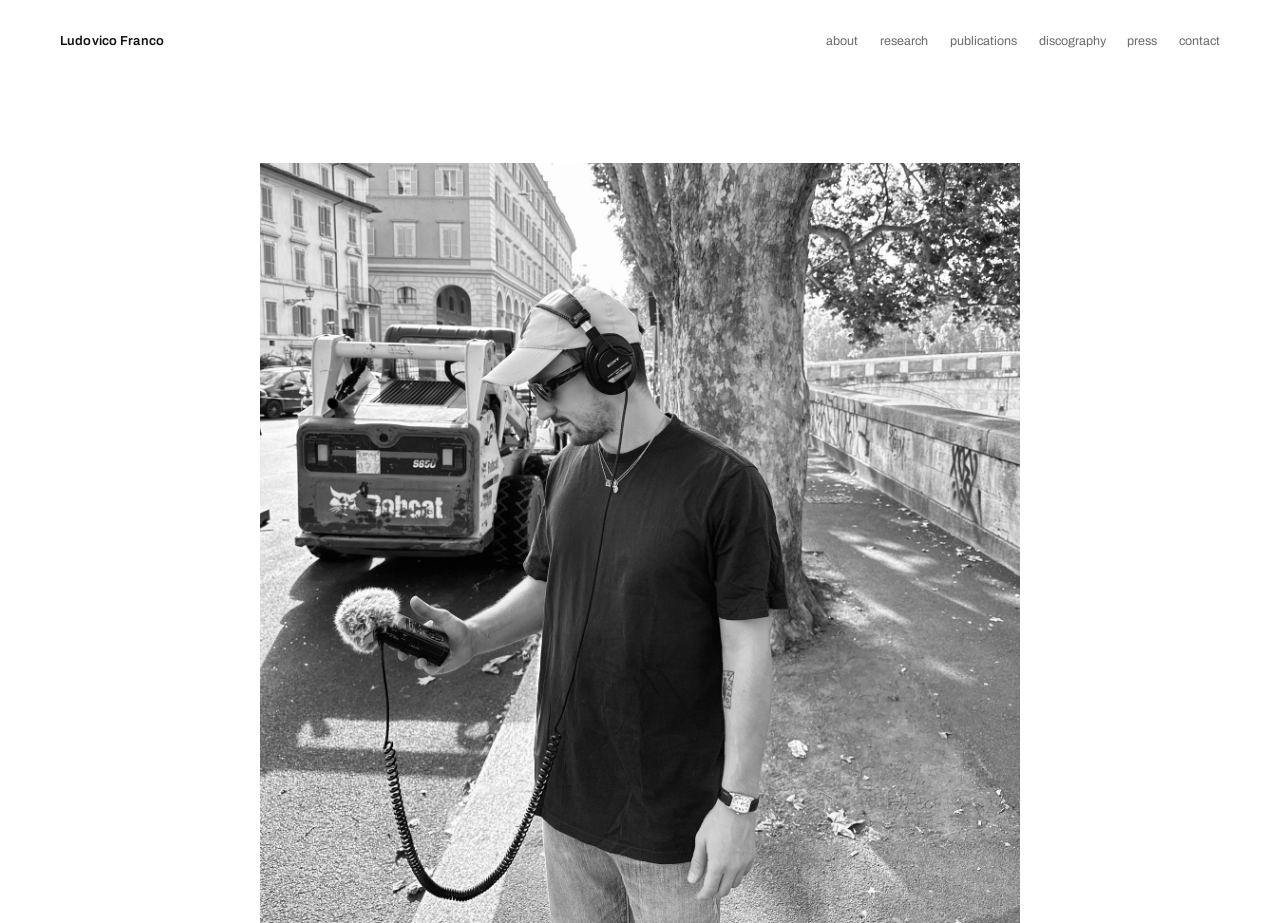
<file: index.html>
<!doctype html>
<html lang="en">
<head>
<meta charset="utf-8">
<meta name="viewport" content="width=device-width, initial-scale=1">
<title>Ludovico Franco · improviser / sound artist / trumpet player</title>
<meta name="description" content="Ludovico Franco is an improviser and trumpeter based in Rome. He is a PhD researcher in the joint doctoral programme of the conservatories of Pescara, Ferrara…">
<link rel="canonical" href="https://ludovicofranco.github.io/">
<meta property="og:site_name" content="Ludovico Franco">
<meta property="og:type" content="website">
<meta property="og:title" content="Ludovico Franco · improviser / sound artist / trumpet player">
<meta property="og:description" content="Ludovico Franco is an improviser and trumpeter based in Rome. He is a PhD researcher in the joint doctoral programme of the conservatories of Pescara, Ferrara…">
<meta property="og:url" content="https://ludovicofranco.github.io/">
<script type="application/ld+json">
{
  "@context": "https://schema.org",
  "@graph": [
    {
      "@type": "WebSite",
      "@id": "https://ludovicofranco.github.io/#website",
      "url": "https://ludovicofranco.github.io/",
      "name": "Ludovico Franco",
      "publisher": { "@id": "https://ludovicofranco.github.io/#person" }
    },
    {
      "@type": "Person",
      "@id": "https://ludovicofranco.github.io/#person",
      "name": "Ludovico Franco",
      "url": "https://ludovicofranco.github.io/",
      "jobTitle": "Improviser, sound artist and trumpet player",
      "identifier": "https://orcid.org/0009-0007-0773-4794",
      "affiliation": {
        "@type": "CollegeOrUniversity",
        "name": "Conservatorio di Musica “Luisa D’Annunzio”, Pescara"
      },
      "sameAs": [
        "https://orcid.org/0009-0007-0773-4794",
        "https://scholar.google.com/citations?user=Iq05x2AAAAAJ",
        "https://www.instagram.com/ludovicofranco_/",
        "https://www.linkedin.com/in/ludovico-franco-a602a33b0/"
      ]
    }
  ]
}
</script>
<link rel="icon" href="/favicon.svg" type="image/svg+xml">
<link rel="preconnect" href="https://fonts.googleapis.com">
<link rel="preconnect" href="https://fonts.gstatic.com" crossorigin>
<link rel="stylesheet" href="https://fonts.googleapis.com/css2?family=Archivo:wght@400;500;600&display=swap">
<link rel="stylesheet" href="/style.css?v=11">
</head>
<body>
<a class="skip" href="#main">Skip to content</a>

<header class="bar">
  <div class="wrap">
    <a class="name" href="/">Ludovico Franco</a>
    <nav aria-label="Main">
      <a href="/about/">about</a>
      <a href="/research/">research</a>
      <a href="/publications/">publications</a>
      <a href="/discography/">discography</a>
      <a href="/press/">press</a>
      <a href="/contact/">contact</a>
    </nav>
  </div>
</header>

<main id="main">
  <div class="wrap">
    <h1 class="visually-hidden">Ludovico Franco</h1>
    <figure class="home-image">
      <img src="/images/field-recording.jpg"
           alt="Ludovico Franco field recording in a street, wearing headphones and holding a
                portable recorder, beside a digger and a plane tree"
           width="1600" height="1600" fetchpriority="high" decoding="async">
    </figure>
  </div>
</main>


<script src="/site.js"></script>
</body>
</html>
</file>
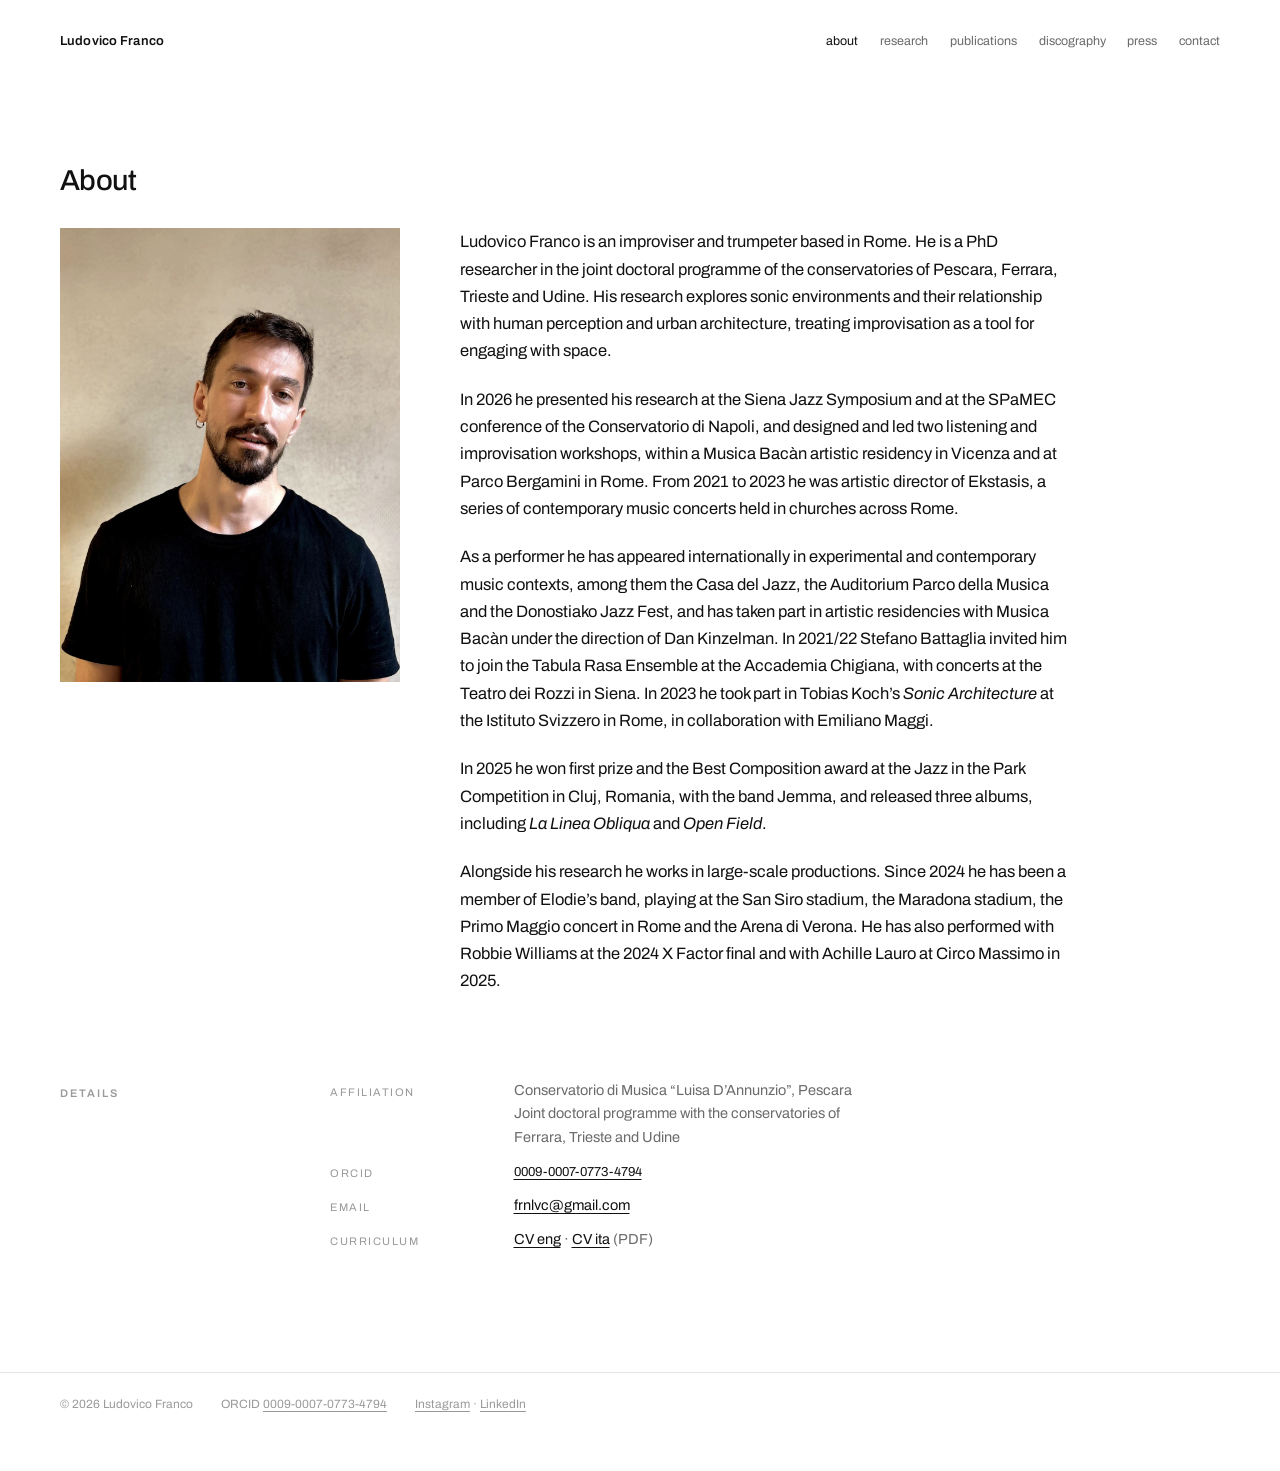
<file: about/index.html>
<!doctype html>
<html lang="en">
<head>
<meta charset="utf-8">
<meta name="viewport" content="width=device-width, initial-scale=1">
<title>About · Ludovico Franco</title>
<meta name="description" content="Biography of Ludovico Franco, trumpet player, improviser and doctoral researcher.">
<link rel="canonical" href="https://ludovicofranco.github.io/about/">
<meta property="og:site_name" content="Ludovico Franco">
<meta property="og:type" content="website">
<meta property="og:title" content="About · Ludovico Franco">
<meta property="og:description" content="Biography of Ludovico Franco, trumpet player, improviser and doctoral researcher.">
<meta property="og:url" content="https://ludovicofranco.github.io/about/">
<link rel="icon" href="/favicon.svg" type="image/svg+xml">
<link rel="preconnect" href="https://fonts.googleapis.com">
<link rel="preconnect" href="https://fonts.gstatic.com" crossorigin>
<link rel="stylesheet" href="https://fonts.googleapis.com/css2?family=Archivo:wght@400;500;600&display=swap">
<link rel="stylesheet" href="/style.css?v=11">
</head>
<body>
<a class="skip" href="#main">Skip to content</a>

<header class="bar">
  <div class="wrap">
    <a class="name" href="/">Ludovico Franco</a>
    <nav aria-label="Main">
      <a href="/about/" aria-current="page">about</a>
      <a href="/research/">research</a>
      <a href="/publications/">publications</a>
      <a href="/discography/">discography</a>
      <a href="/press/">press</a>
      <a href="/contact/">contact</a>
    </nav>
  </div>
</header>

<main id="main">
  <div class="wrap">
    <div class="col with-side-figure">
      <h1>About</h1>
      <figure class="side-figure">
        <img src="/images/ludovico-franco-portrait.jpg" alt="Ludovico Franco"
             width="1200" height="1600" loading="lazy" decoding="async">
      </figure>
      <div class="lede">
        <p>Ludovico Franco is an improviser and trumpeter based in Rome. He is a PhD researcher
        in the joint doctoral programme of the conservatories of Pescara, Ferrara, Trieste and
        Udine. His research explores
        sonic environments and their relationship with human perception and urban architecture,
        treating improvisation as a tool for engaging with space.</p>
        <p>In 2026 he presented his research at the Siena Jazz Symposium and at the SPaMEC conference
        of the Conservatorio di Napoli, and designed and led two listening and improvisation workshops,
        within a Musica Bacàn artistic residency in Vicenza and at Parco Bergamini in Rome. From 2021 to 2023 he was artistic director of
        Ekstasis, a series of contemporary music concerts held in churches across Rome.</p>
        <p>As a performer he has appeared internationally in experimental and contemporary music
        contexts, among them the Casa del Jazz, the Auditorium Parco della Musica and the
        Donostiako Jazz Fest, and has taken part in artistic residencies with Musica Bacàn under the
        direction of Dan Kinzelman. In 2021/22 Stefano Battaglia invited him to join the Tabula Rasa
        Ensemble at the Accademia Chigiana, with concerts at the Teatro dei Rozzi in Siena. In 2023
        he took part in Tobias Koch’s <em>Sonic Architecture</em> at the Istituto Svizzero in Rome, in
        collaboration with Emiliano Maggi.</p>
        <p>In 2025 he won first prize and the Best Composition award at the Jazz in the Park
        Competition in Cluj, Romania, with the band Jemma, and released three albums, including
        <em>La Linea Obliqua</em> and <em>Open Field</em>.</p>
        <p>Alongside his research he works in large-scale productions. Since 2024 he has been a
        member of Elodie’s band, playing at the San Siro stadium, the Maradona stadium, the Primo
        Maggio concert in Rome and the Arena di Verona. He has also performed with Robbie Williams
        at the 2024 X Factor final and with Achille Lauro at Circo Massimo in 2025.</p>
      </div>
    </div>

    <section>
      <h2>Details</h2>
      <dl class="facts col">
        <dt>Affiliation</dt>
        <dd>Conservatorio di Musica “Luisa D’Annunzio”, Pescara<br>
            <span class="small">Joint doctoral programme with the conservatories of Ferrara, Trieste and Udine</span></dd>
        <dt>ORCID</dt>
        <dd><a class="mono" href="https://orcid.org/0009-0007-0773-4794">0009-0007-0773-4794</a></dd>
        <dt>Email</dt>
        <dd><a href="mailto:frnlvc@gmail.com">frnlvc@gmail.com</a></dd>
        <dt>Curriculum</dt>
        <dd><a href="/cv/ludovico-franco-cv-en.pdf" hreflang="en">CV eng</a> ·
            <a href="/cv/ludovico-franco-cv-it.pdf" hreflang="it">CV ita</a> <span class="small">(PDF)</span></dd>
      </dl>
    </section>
  </div>
</main>

<footer>
  <div class="wrap">
    <span>© <span id="y">2026</span> Ludovico Franco</span>
    <span>ORCID <a href="https://orcid.org/0009-0007-0773-4794">0009-0007-0773-4794</a></span>
    <span><a href="https://www.instagram.com/ludovicofranco_/" target="_blank" rel="noopener me">Instagram</a> · <a href="https://www.linkedin.com/in/ludovico-franco-a602a33b0/" target="_blank" rel="noopener me">LinkedIn</a></span>
  </div>
</footer>

<script src="/site.js"></script>
</body>
</html>
</file>
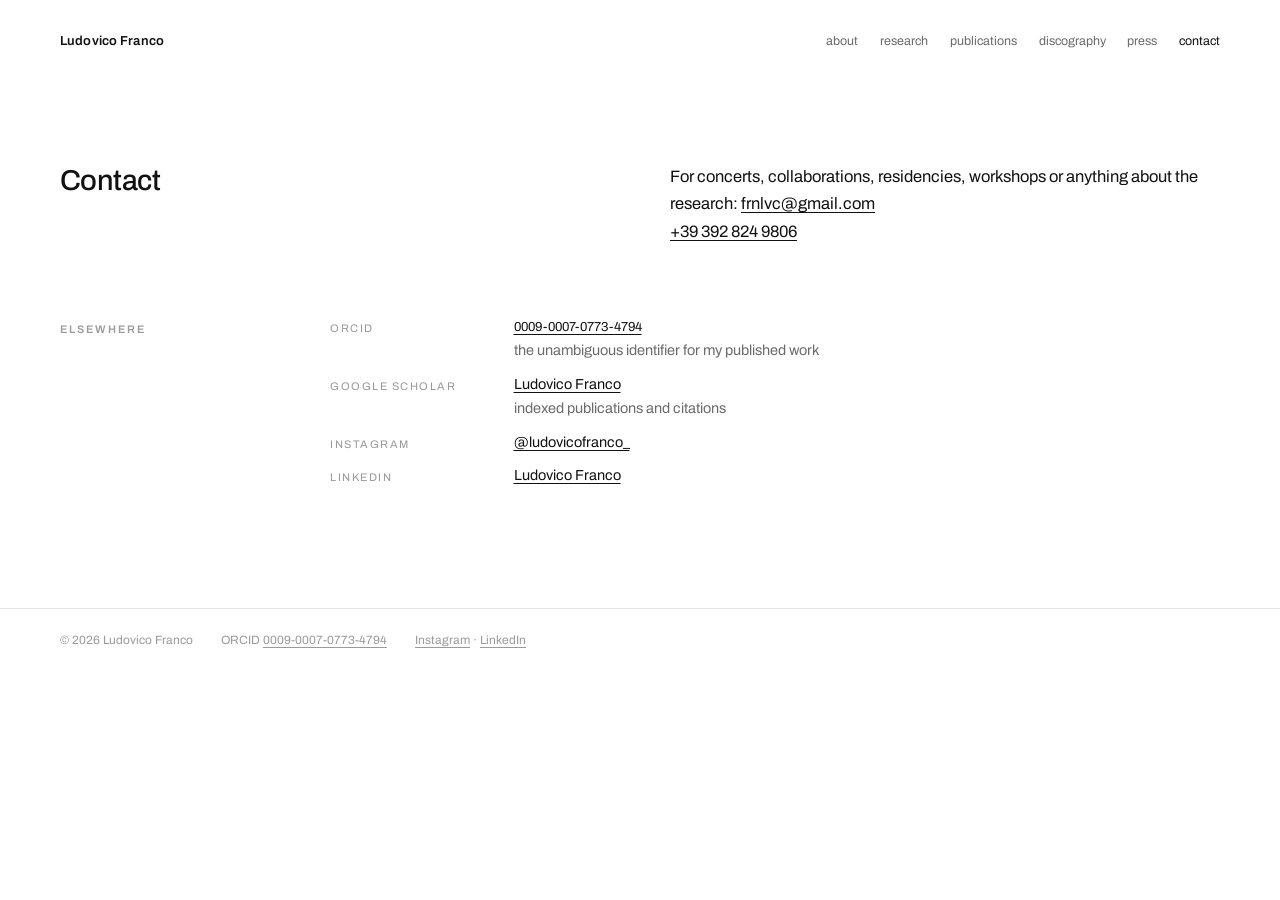
<file: contact/index.html>
<!doctype html>
<html lang="en">
<head>
<meta charset="utf-8">
<meta name="viewport" content="width=device-width, initial-scale=1">
<title>Contact · Ludovico Franco</title>
<meta name="description" content="Get in touch with Ludovico Franco for concerts, collaborations, residencies and research.">
<link rel="canonical" href="https://ludovicofranco.github.io/contact/">
<meta property="og:site_name" content="Ludovico Franco">
<meta property="og:type" content="website">
<meta property="og:title" content="Contact · Ludovico Franco">
<meta property="og:description" content="Get in touch with Ludovico Franco for concerts, collaborations, residencies and research.">
<meta property="og:url" content="https://ludovicofranco.github.io/contact/">
<link rel="icon" href="/favicon.svg" type="image/svg+xml">
<link rel="preconnect" href="https://fonts.googleapis.com">
<link rel="preconnect" href="https://fonts.gstatic.com" crossorigin>
<link rel="stylesheet" href="https://fonts.googleapis.com/css2?family=Archivo:wght@400;500;600&display=swap">
<link rel="stylesheet" href="/style.css?v=11">
</head>
<body>
<a class="skip" href="#main">Skip to content</a>

<header class="bar">
  <div class="wrap">
    <a class="name" href="/">Ludovico Franco</a>
    <nav aria-label="Main">
      <a href="/about/">about</a>
      <a href="/research/">research</a>
      <a href="/publications/">publications</a>
      <a href="/discography/">discography</a>
      <a href="/press/">press</a>
      <a href="/contact/" aria-current="page">contact</a>
    </nav>
  </div>
</header>

<main id="main">
  <div class="wrap">
    <div class="col">
      <h1>Contact</h1>
      <p>For concerts, collaborations, residencies, workshops or anything about the research:
      <a href="mailto:frnlvc@gmail.com">frnlvc@gmail.com</a><br>
      <a href="tel:+393928249806">+39 392 824 9806</a></p>
    </div>

    <section style="margin-top:70px">
      <h2>Elsewhere</h2>
      <dl class="facts col">
        <dt>ORCID</dt>
        <dd><a class="mono" href="https://orcid.org/0009-0007-0773-4794">0009-0007-0773-4794</a><br>
            <span class="small">the unambiguous identifier for my published work</span></dd>
        <dt>Google Scholar</dt>
        <dd><a href="https://scholar.google.com/citations?user=Iq05x2AAAAAJ">Ludovico Franco</a><br>
            <span class="small">indexed publications and citations</span></dd>
        <dt>Instagram</dt>
        <dd><a href="https://www.instagram.com/ludovicofranco_/" target="_blank" rel="noopener me">@ludovicofranco_</a></dd>
        <dt>LinkedIn</dt>
        <dd><a href="https://www.linkedin.com/in/ludovico-franco-a602a33b0/" target="_blank" rel="noopener me">Ludovico Franco</a></dd>
        <!-- Per aggiungerne altri (Bandcamp, SoundCloud…), copia una coppia
             <dt>/<dd> qui sopra e cambia nome e indirizzo. -->
      </dl>
    </section>
  </div>
</main>

<footer>
  <div class="wrap">
    <span>© <span id="y">2026</span> Ludovico Franco</span>
    <span>ORCID <a href="https://orcid.org/0009-0007-0773-4794">0009-0007-0773-4794</a></span>
    <span><a href="https://www.instagram.com/ludovicofranco_/" target="_blank" rel="noopener me">Instagram</a> · <a href="https://www.linkedin.com/in/ludovico-franco-a602a33b0/" target="_blank" rel="noopener me">LinkedIn</a></span>
  </div>
</footer>

<script src="/site.js"></script>
</body>
</html>
</file>
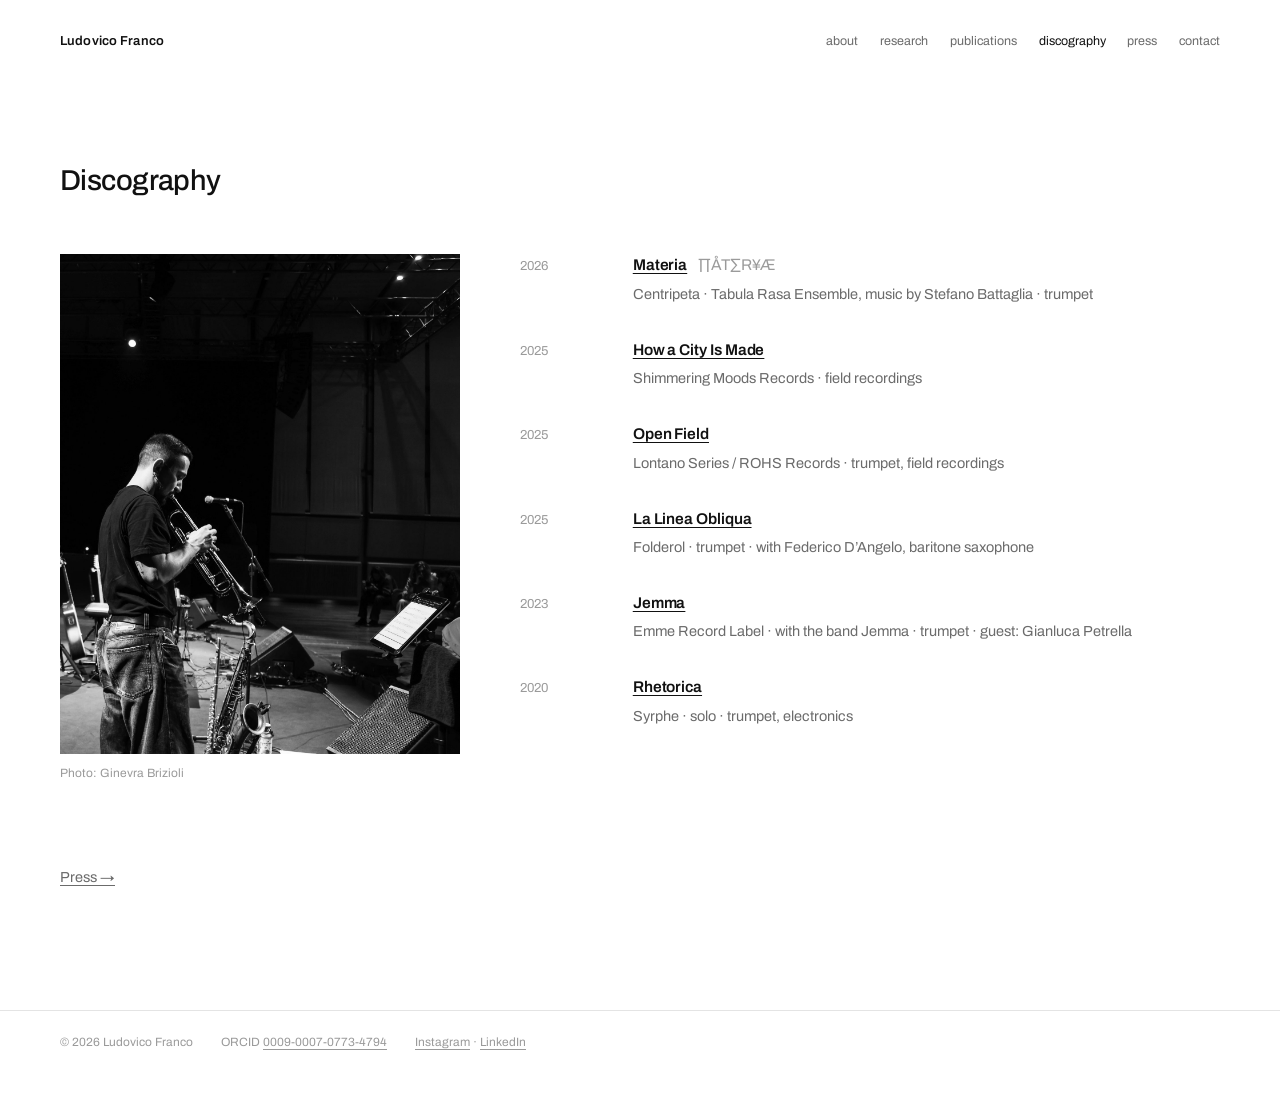
<file: discography/index.html>
<!doctype html>
<html lang="en">
<head>
<meta charset="utf-8">
<meta name="viewport" content="width=device-width, initial-scale=1">
<title>Discography · Ludovico Franco</title>
<meta name="description" content="Records by Ludovico Franco, trumpet player and improviser.">
<link rel="canonical" href="https://ludovicofranco.github.io/discography/">
<meta property="og:site_name" content="Ludovico Franco">
<meta property="og:type" content="website">
<meta property="og:title" content="Discography · Ludovico Franco">
<meta property="og:description" content="Records by Ludovico Franco, trumpet player and improviser.">
<meta property="og:url" content="https://ludovicofranco.github.io/discography/">
<link rel="icon" href="/favicon.svg" type="image/svg+xml">
<link rel="preconnect" href="https://fonts.googleapis.com">
<link rel="preconnect" href="https://fonts.gstatic.com" crossorigin>
<link rel="stylesheet" href="https://fonts.googleapis.com/css2?family=Archivo:wght@400;500;600&display=swap">
<link rel="stylesheet" href="/style.css?v=11">
</head>
<body>
<a class="skip" href="#main">Skip to content</a>

<header class="bar">
  <div class="wrap">
    <a class="name" href="/">Ludovico Franco</a>
    <nav aria-label="Main">
      <a href="/about/">about</a>
      <a href="/research/">research</a>
      <a href="/publications/">publications</a>
      <a href="/discography/" aria-current="page">discography</a>
      <a href="/press/">press</a>
      <a href="/contact/">contact</a>
    </nav>
  </div>
</header>

<main id="main">
  <div class="wrap">
    <div class="col">
      <h1>Discography</h1>
    </div>

    <div class="media-split" style="margin-top:56px">
      <figure>
        <img src="/images/ludovico-franco-live.jpg" alt="Ludovico Franco playing trumpet on stage"
             width="1400" height="1750" loading="lazy" decoding="async">
        <figcaption>Photo: Ginevra Brizioli</figcaption>
      </figure>

      <ul class="plain">
        <li class="row entry">
          <span class="yr">2026</span>
          <div>
            <h3><a href="https://www.instagram.com/p/DYfOW3iiJWb/"
                   target="_blank" rel="noopener">Materia</a> <span class="alt">∏ÅT∑R¥Æ</span></h3>
            <p class="where">Centripeta · Tabula Rasa Ensemble, music by Stefano Battaglia ·
            trumpet</p>
          </div>
        </li>
        <li class="row entry">
          <span class="yr">2025</span>
          <div>
            <h3><a href="https://shimmeringmoodsrecords.bandcamp.com/album/how-a-city-is-made"
                   target="_blank" rel="noopener">How a City Is Made</a></h3>
            <p class="where">Shimmering Moods Records · field recordings</p>
          </div>
        </li>
        <li class="row entry">
          <span class="yr">2025</span>
          <div>
            <h3><a href="https://lontanoseries.bandcamp.com/album/open-field"
                   target="_blank" rel="noopener">Open Field</a></h3>
            <p class="where">Lontano Series / ROHS Records · trumpet, field recordings</p>
          </div>
        </li>
        <li class="row entry">
          <span class="yr">2025</span>
          <div>
            <h3><a href="https://folderol.it/album/ludovico-franco-federico-dangelo-la-linea-obliqua/"
                   target="_blank" rel="noopener">La Linea Obliqua</a></h3>
            <p class="where">Folderol · trumpet · with Federico D’Angelo, baritone saxophone</p>
          </div>
        </li>
        <li class="row entry">
          <span class="yr">2023</span>
          <div>
            <h3><a href="https://www.emmerecordlabel.it/release/jemma-jemma/"
                   target="_blank" rel="noopener">Jemma</a></h3>
            <p class="where">Emme Record Label · with the band Jemma · trumpet ·
            guest: Gianluca Petrella</p>
          </div>
        </li>
        <li class="row entry">
          <span class="yr">2020</span>
          <div>
            <h3><a href="https://syrphe.bandcamp.com/album/rhetorica"
                   target="_blank" rel="noopener">Rhetorica</a></h3>
            <p class="where">Syrphe · solo · trumpet, electronics</p>
          </div>
        </li>
        <!-- Per aggiungere un disco: copia un blocco <li> qui sopra, cambia anno,
             titolo, link ed etichetta. I dischi stanno dal più recente al più vecchio. -->
      </ul>

      <p class="small" style="margin-top:40px"><a href="/press/">Press →</a></p>
    </div>
  </div>
</main>

<footer>
  <div class="wrap">
    <span>© <span id="y">2026</span> Ludovico Franco</span>
    <span>ORCID <a href="https://orcid.org/0009-0007-0773-4794">0009-0007-0773-4794</a></span>
    <span><a href="https://www.instagram.com/ludovicofranco_/" target="_blank" rel="noopener me">Instagram</a> · <a href="https://www.linkedin.com/in/ludovico-franco-a602a33b0/" target="_blank" rel="noopener me">LinkedIn</a></span>
  </div>
</footer>

<script src="/site.js"></script>
</body>
</html>
</file>
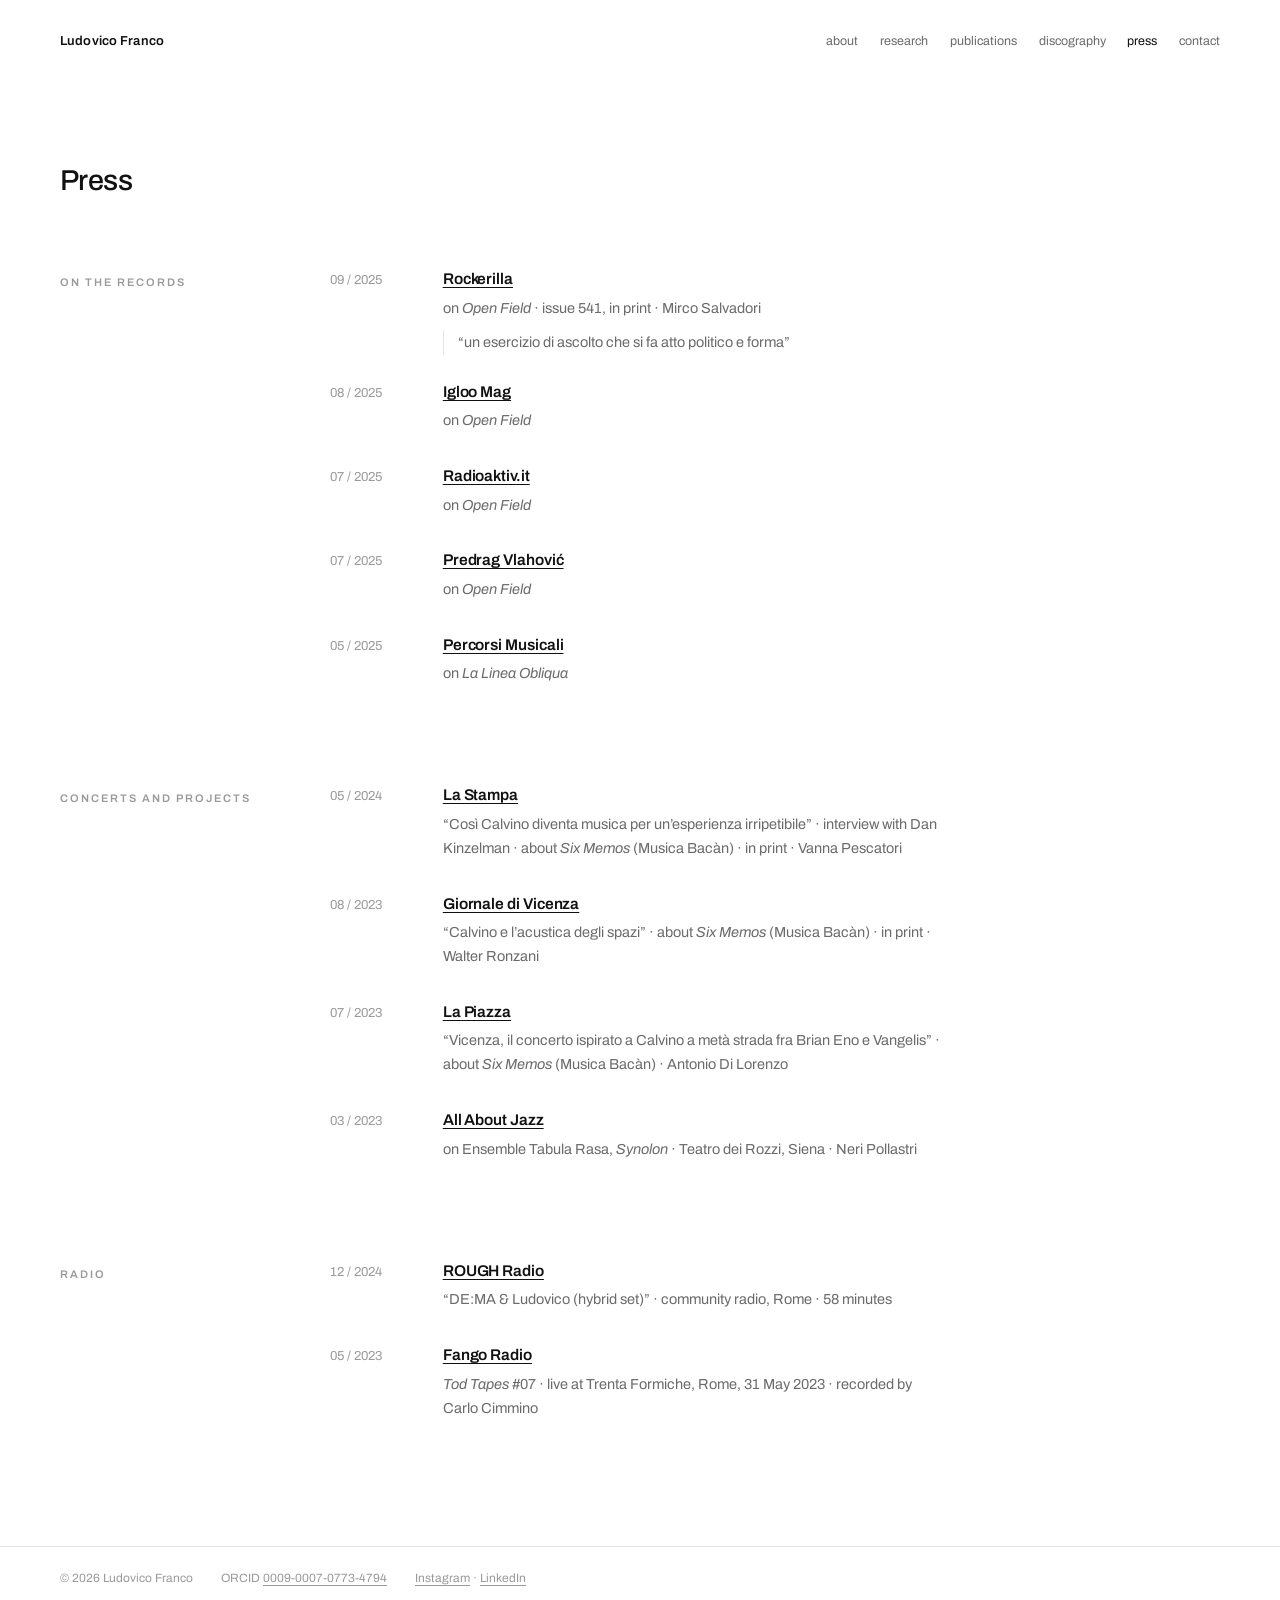
<file: press/index.html>
<!doctype html>
<html lang="en">
<head>
<meta charset="utf-8">
<meta name="viewport" content="width=device-width, initial-scale=1">
<title>Press · Ludovico Franco</title>
<meta name="description" content="Press on the records, concerts and projects of Ludovico Franco.">
<link rel="canonical" href="https://ludovicofranco.github.io/press/">
<meta property="og:site_name" content="Ludovico Franco">
<meta property="og:type" content="website">
<meta property="og:title" content="Press · Ludovico Franco">
<meta property="og:description" content="Press on the records, concerts and projects of Ludovico Franco.">
<meta property="og:url" content="https://ludovicofranco.github.io/press/">
<link rel="icon" href="/favicon.svg" type="image/svg+xml">
<link rel="preconnect" href="https://fonts.googleapis.com">
<link rel="preconnect" href="https://fonts.gstatic.com" crossorigin>
<link rel="stylesheet" href="https://fonts.googleapis.com/css2?family=Archivo:wght@400;500;600&display=swap">
<link rel="stylesheet" href="/style.css?v=11">
</head>
<body>
<a class="skip" href="#main">Skip to content</a>

<header class="bar">
  <div class="wrap">
    <a class="name" href="/">Ludovico Franco</a>
    <nav aria-label="Main">
      <a href="/about/">about</a>
      <a href="/research/">research</a>
      <a href="/publications/">publications</a>
      <a href="/discography/">discography</a>
      <a href="/press/" aria-current="page">press</a>
      <a href="/contact/">contact</a>
    </nav>
  </div>
</header>

<main id="main">
  <div class="wrap">
    <div class="col">
      <h1>Press</h1>
    </div>

    <section style="margin-top:70px">
      <h2>On the records</h2>
      <ul class="plain col">
        <li class="row entry">
          <span class="yr">09 / 2025</span>
          <div>
            <h3><a href="/press/rockerilla-541-2025-open-field.pdf"
                   target="_blank" rel="noopener">Rockerilla</a></h3>
            <p class="where">on <em>Open Field</em> · issue 541, in print · Mirco Salvadori</p>
            <blockquote class="pull">“un esercizio di ascolto che si fa atto politico e forma”</blockquote>
          </div>
        </li>
        <li class="row entry">
          <span class="yr">08 / 2025</span>
          <div>
            <h3><a href="https://igloomag.com/reviews/ludovico-franco-open-field-lontano-series"
                   target="_blank" rel="noopener">Igloo Mag</a></h3>
            <p class="where">on <em>Open Field</em></p>
          </div>
        </li>
        <li class="row entry">
          <span class="yr">07 / 2025</span>
          <div>
            <h3><a href="https://www.radioaktiv.it/ludovico-franco-open-field/"
                   target="_blank" rel="noopener">Radioaktiv.it</a></h3>
            <p class="where">on <em>Open Field</em></p>
          </div>
        </li>
        <li class="row entry">
          <span class="yr">07 / 2025</span>
          <div>
            <h3><a href="https://www.instagram.com/p/DMnydUqsfZX/"
                   target="_blank" rel="noopener">Predrag Vlahović</a></h3>
            <p class="where">on <em>Open Field</em></p>
          </div>
        </li>
        <li class="row entry">
          <span class="yr">05 / 2025</span>
          <div>
            <h3><a href="https://www.percorsimusicali.eu/2025/05/08/ludovico-franco-federico-dangelo-la-linea-obliqua/"
                   target="_blank" rel="noopener">Percorsi Musicali</a></h3>
            <p class="where">on <em>La Linea Obliqua</em></p>
          </div>
        </li>
      </ul>

      <!-- Per aggiungere una citazione dalla recensione, metti una riga come questa
           dentro il <div>, sotto la riga "on <em>…</em>":
           <blockquote class="pull">“testo della citazione”</blockquote>
           Tieni le citazioni brevi: una o due frasi, non il paragrafo intero. -->
    </section>

    <section>
      <h2>Concerts and projects</h2>
      <ul class="plain col">
        <li class="row entry">
          <span class="yr">05 / 2024</span>
          <div>
            <h3><a href="/press/la-stampa-2024-six-memos.pdf"
                   target="_blank" rel="noopener">La Stampa</a></h3>
            <p class="where">“Così Calvino diventa musica per un’esperienza irripetibile” ·
            interview with Dan Kinzelman · about <em>Six Memos</em> (Musica Bacàn) · in print ·
            Vanna Pescatori</p>
          </div>
        </li>
        <li class="row entry">
          <span class="yr">08 / 2023</span>
          <div>
            <h3><a href="/press/giornale-di-vicenza-2023-six-memos.pdf"
                   target="_blank" rel="noopener">Giornale di Vicenza</a></h3>
            <p class="where">“Calvino e l’acustica degli spazi” · about <em>Six Memos</em>
            (Musica Bacàn) · in print · Walter Ronzani</p>
          </div>
        </li>
        <li class="row entry">
          <span class="yr">07 / 2023</span>
          <div>
            <h3><a href="https://www.lapiazzaweb.it/2023/07/vicenza-il-concerto-ispirato-a-calvino-a-meta-strada-fra-brian-eno-e-vangelis/"
                   target="_blank" rel="noopener">La Piazza</a></h3>
            <p class="where">“Vicenza, il concerto ispirato a Calvino a metà strada fra
            Brian Eno e Vangelis” · about <em>Six Memos</em> (Musica Bacàn) ·
            Antonio Di Lorenzo</p>
          </div>
        </li>
        <li class="row entry">
          <span class="yr">03 / 2023</span>
          <div>
            <h3><a href="https://www.allaboutjazz.com/ensemble-tabula-rasa-synolon-stefano-battaglia"
                   target="_blank" rel="noopener">All About Jazz</a></h3>
            <p class="where">on Ensemble Tabula Rasa, <em>Synolon</em> · Teatro dei Rozzi, Siena ·
            Neri Pollastri</p>
          </div>
        </li>
      </ul>
    </section>

    <section>
      <h2>Radio</h2>
      <ul class="plain col">
        <li class="row entry">
          <span class="yr">12 / 2024</span>
          <div>
            <h3><a href="https://www.youtube.com/watch?v=jDi2ZHWm_o0"
                   target="_blank" rel="noopener">ROUGH Radio</a></h3>
            <p class="where">“DE:MA &amp; Ludovico (hybrid set)” · community radio, Rome ·
            58 minutes</p>
          </div>
        </li>
        <li class="row entry">
          <span class="yr">05 / 2023</span>
          <div>
            <h3><a href="https://www.fangoradio.com/shows/288/2956"
                   target="_blank" rel="noopener">Fango Radio</a></h3>
            <p class="where"><em>Tod Tapes</em> #07 · live at Trenta Formiche, Rome,
            31 May 2023 · recorded by Carlo Cimmino</p>
          </div>
        </li>
      </ul>
    </section>
  </div>
</main>

<footer>
  <div class="wrap">
    <span>© <span id="y">2026</span> Ludovico Franco</span>
    <span>ORCID <a href="https://orcid.org/0009-0007-0773-4794">0009-0007-0773-4794</a></span>
    <span><a href="https://www.instagram.com/ludovicofranco_/" target="_blank" rel="noopener me">Instagram</a> · <a href="https://www.linkedin.com/in/ludovico-franco-a602a33b0/" target="_blank" rel="noopener me">LinkedIn</a></span>
  </div>
</footer>

<script src="/site.js"></script>
</body>
</html>
</file>
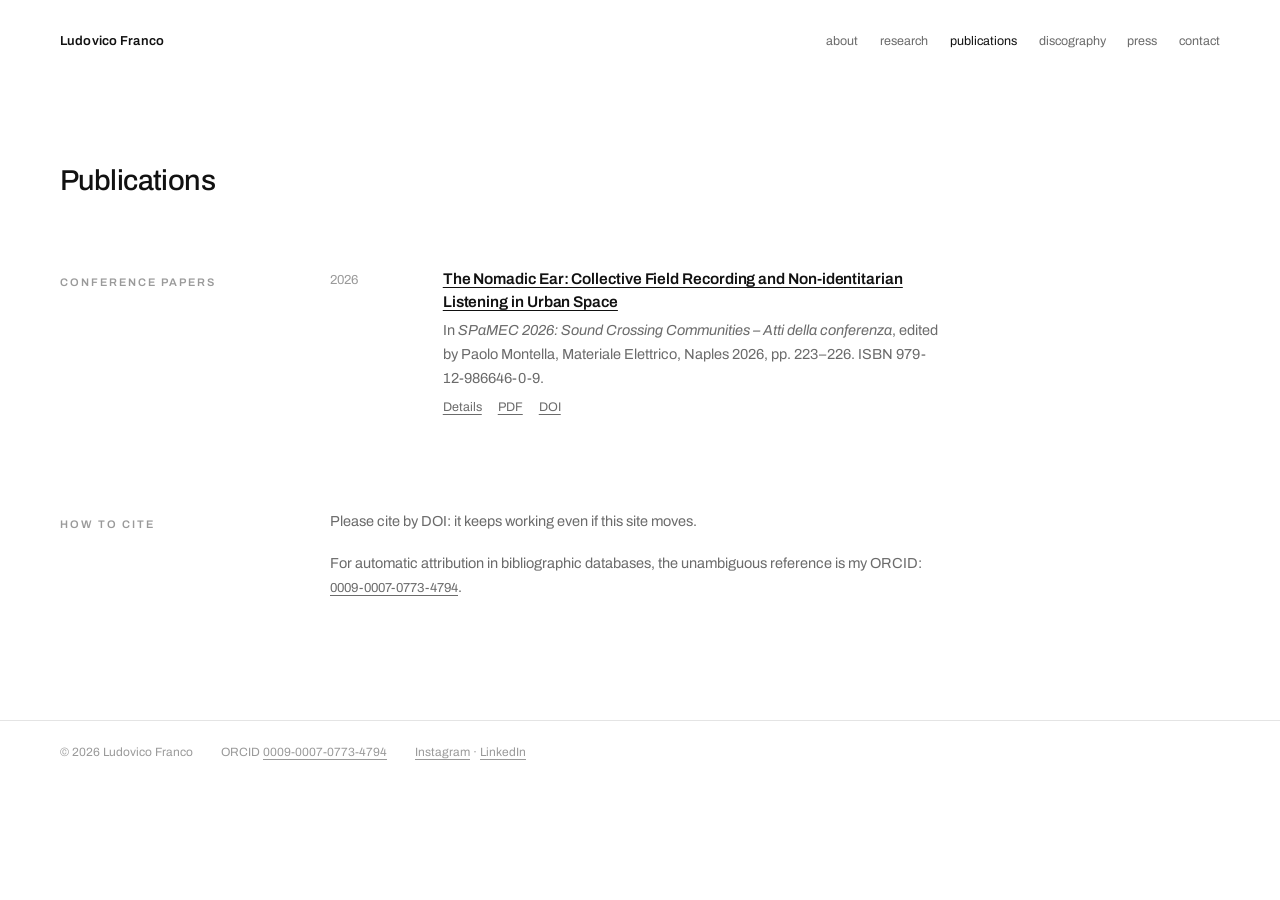
<file: publications/index.html>
<!doctype html>
<html lang="en">
<head>
<meta charset="utf-8">
<meta name="viewport" content="width=device-width, initial-scale=1">
<title>Publications · Ludovico Franco</title>
<meta name="description" content="Open-access publications by Ludovico Franco, with DOIs and full text.">
<link rel="canonical" href="https://ludovicofranco.github.io/publications/">
<meta property="og:site_name" content="Ludovico Franco">
<meta property="og:type" content="website">
<meta property="og:title" content="Publications · Ludovico Franco">
<meta property="og:description" content="Open-access publications by Ludovico Franco, with DOIs and full text.">
<meta property="og:url" content="https://ludovicofranco.github.io/publications/">
<link rel="icon" href="/favicon.svg" type="image/svg+xml">
<link rel="preconnect" href="https://fonts.googleapis.com">
<link rel="preconnect" href="https://fonts.gstatic.com" crossorigin>
<link rel="stylesheet" href="https://fonts.googleapis.com/css2?family=Archivo:wght@400;500;600&display=swap">
<link rel="stylesheet" href="/style.css?v=11">
</head>
<body>
<a class="skip" href="#main">Skip to content</a>

<header class="bar">
  <div class="wrap">
    <a class="name" href="/">Ludovico Franco</a>
    <nav aria-label="Main">
      <a href="/about/">about</a>
      <a href="/research/">research</a>
      <a href="/publications/" aria-current="page">publications</a>
      <a href="/discography/">discography</a>
      <a href="/press/">press</a>
      <a href="/contact/">contact</a>
    </nav>
  </div>
</header>

<main id="main">
  <div class="wrap">
    <div class="col">
      <h1>Publications</h1>
    </div>

    <section style="margin-top:70px">
      <h2>Conference papers</h2>
      <ul class="plain col">
        <li class="row entry">
          <span class="yr">2026</span>
          <div>
            <h3><a href="/publications/nomadic-ear/">The Nomadic Ear: Collective Field Recording and
            Non-identitarian Listening in Urban Space</a></h3>
            <p class="where">In <em>SPaMEC 2026: Sound Crossing Communities – Atti della
            conferenza</em>, edited by Paolo Montella, Materiale Elettrico, Naples 2026,
            pp. 223–226. ISBN 979-12-986646-0-9.</p>
            <p class="links">
              <a href="/publications/nomadic-ear/">Details</a>
              <a href="/papers/nomadic-ear-2026.pdf">PDF</a>
              <a href="https://doi.org/10.5281/zenodo.22528123">DOI</a>
            </p>
          </div>
        </li>
      </ul>
      <!-- To add a publication: copy the <li> block above, then duplicate the folder
           publications/nomadic-ear/ as a template for the detail page. Put the PDF in
           /papers/ under a filename that will never change. -->
    </section>

    <section>
      <h2>How to cite</h2>
      <div class="col">
        <p class="small">Please cite by DOI: it keeps working even if this site moves.</p>
        <p class="small">For automatic attribution in bibliographic databases, the unambiguous
        reference is my ORCID:
        <a class="mono" href="https://orcid.org/0009-0007-0773-4794">0009-0007-0773-4794</a>.</p>
      </div>
    </section>
  </div>
</main>

<footer>
  <div class="wrap">
    <span>© <span id="y">2026</span> Ludovico Franco</span>
    <span>ORCID <a href="https://orcid.org/0009-0007-0773-4794">0009-0007-0773-4794</a></span>
    <span><a href="https://www.instagram.com/ludovicofranco_/" target="_blank" rel="noopener me">Instagram</a> · <a href="https://www.linkedin.com/in/ludovico-franco-a602a33b0/" target="_blank" rel="noopener me">LinkedIn</a></span>
  </div>
</footer>

<script src="/site.js"></script>
</body>
</html>
</file>
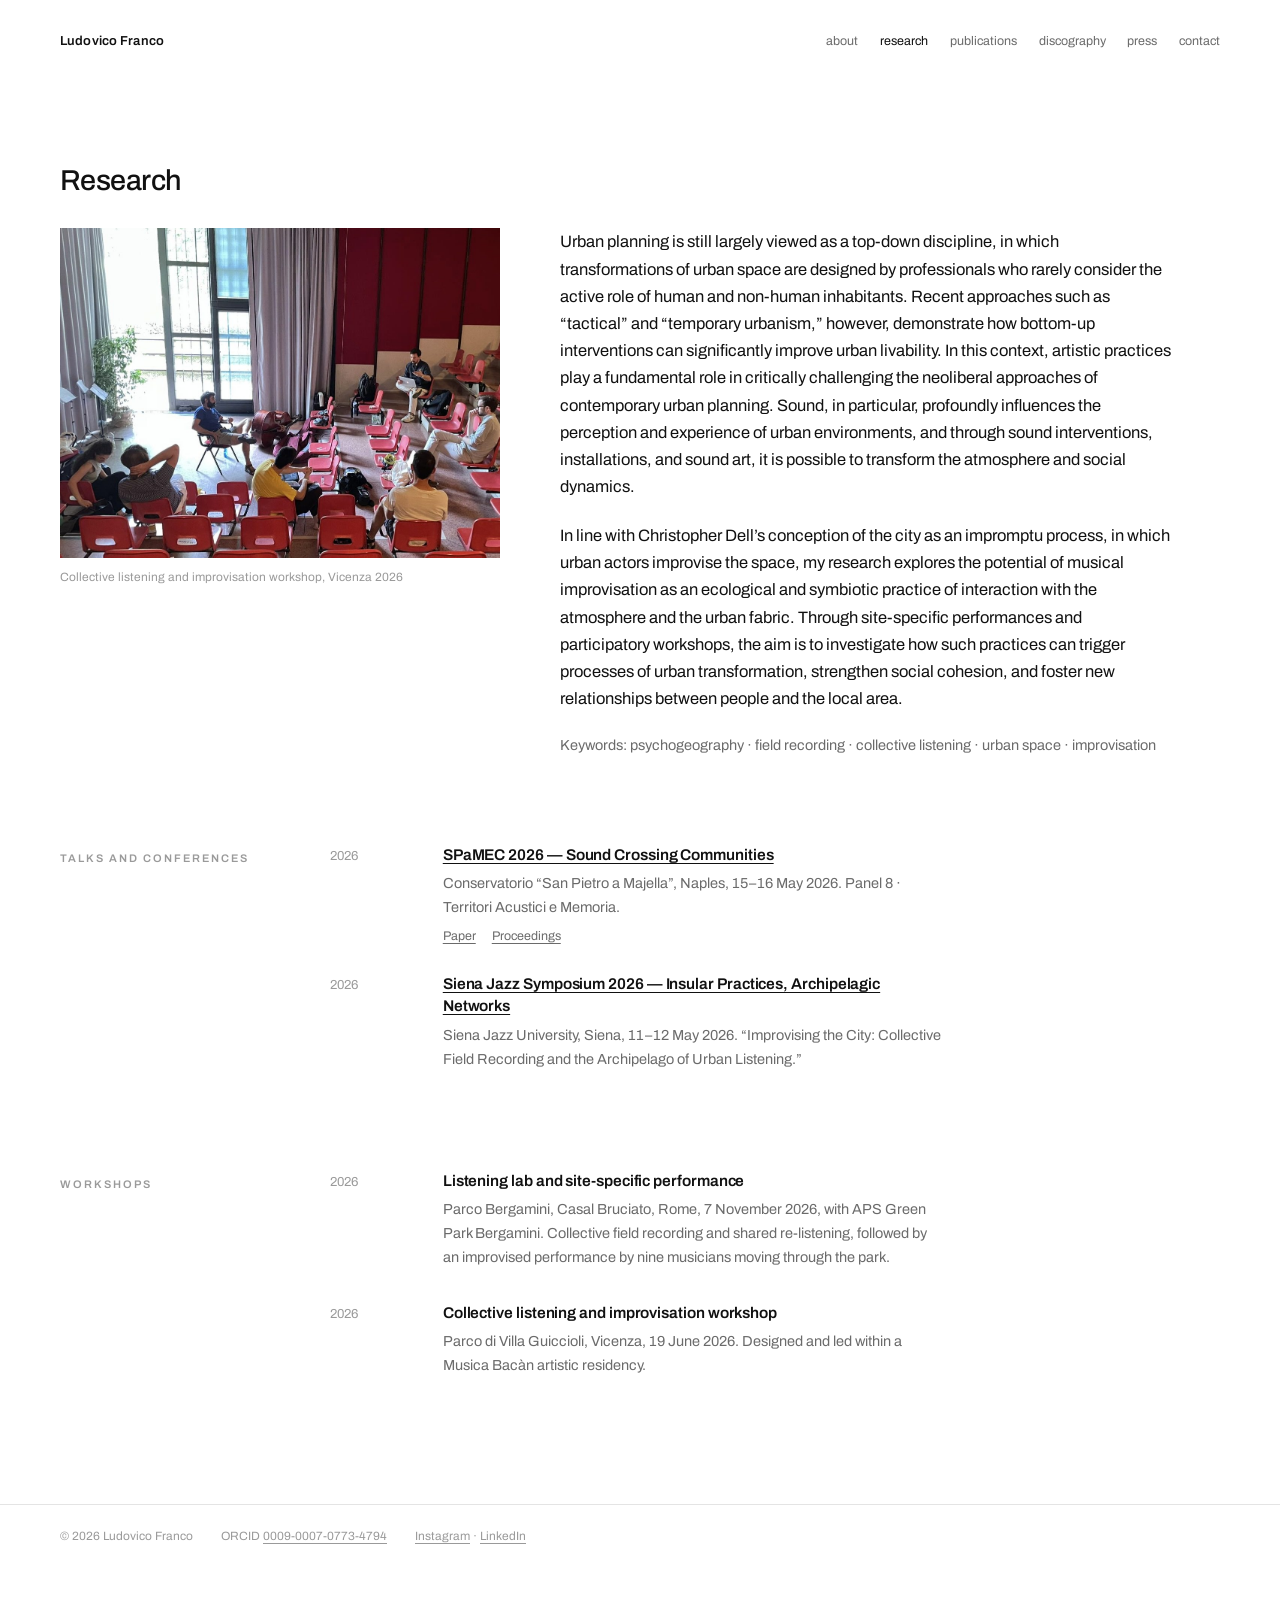
<file: research/index.html>
<!doctype html>
<html lang="en">
<head>
<meta charset="utf-8">
<meta name="viewport" content="width=device-width, initial-scale=1">
<title>Research · Ludovico Franco</title>
<meta name="description" content="Research on collective field recording, psychogeographical dérive, urban acoustic territories and improvisation as a situated practice.">
<link rel="canonical" href="https://ludovicofranco.github.io/research/">
<meta property="og:site_name" content="Ludovico Franco">
<meta property="og:type" content="website">
<meta property="og:title" content="Research · Ludovico Franco">
<meta property="og:description" content="Research on collective field recording, psychogeographical dérive, urban acoustic territories and improvisation as a situated practice.">
<meta property="og:url" content="https://ludovicofranco.github.io/research/">
<link rel="icon" href="/favicon.svg" type="image/svg+xml">
<link rel="preconnect" href="https://fonts.googleapis.com">
<link rel="preconnect" href="https://fonts.gstatic.com" crossorigin>
<link rel="stylesheet" href="https://fonts.googleapis.com/css2?family=Archivo:wght@400;500;600&display=swap">
<link rel="stylesheet" href="/style.css?v=11">
</head>
<body>
<a class="skip" href="#main">Skip to content</a>

<header class="bar">
  <div class="wrap">
    <a class="name" href="/">Ludovico Franco</a>
    <nav aria-label="Main">
      <a href="/about/">about</a>
      <a href="/research/" aria-current="page">research</a>
      <a href="/publications/">publications</a>
      <a href="/discography/">discography</a>
      <a href="/press/">press</a>
      <a href="/contact/">contact</a>
    </nav>
  </div>
</header>

<main id="main">
  <div class="wrap">
    <div class="col with-side-figure wide-figure">
      <h1>Research</h1>
      <figure class="side-figure">
        <img src="/images/research-workshop.jpg"
             alt="Workshop in Vicenza: a group of people seated among rows of red chairs in a
                  hall, with music stands and a double bass beside them"
             width="1171" height="878" loading="lazy" decoding="async">
        <figcaption>Collective listening and improvisation workshop, Vicenza 2026</figcaption>
      </figure>
      <div class="lede">
        <p>Urban planning is still largely viewed as a top-down discipline, in which transformations
        of urban space are designed by professionals who rarely consider the active role of human and
        non-human inhabitants. Recent approaches such as “tactical” and “temporary urbanism,” however,
        demonstrate how bottom-up interventions can significantly improve urban livability. In this
        context, artistic practices play a fundamental role in critically challenging the neoliberal
        approaches of contemporary urban planning. Sound, in particular, profoundly influences the
        perception and experience of urban environments, and through sound interventions,
        installations, and sound art, it is possible to transform the atmosphere and social
        dynamics.</p>
        <p>In line with Christopher Dell’s conception of the city as an impromptu process, in which
        urban actors improvise the space, my research explores the potential of musical improvisation
        as an ecological and symbiotic practice of interaction with the atmosphere and the urban
        fabric. Through site-specific performances and participatory workshops, the aim is to
        investigate how such practices can trigger processes of urban transformation, strengthen
        social cohesion, and foster new relationships between people and the local area.</p>
        <p class="small">Keywords: psychogeography · field recording · collective listening ·
        urban space · improvisation</p>
      </div>
    </div>

    <section style="margin-top:86px">
      <h2>Talks and conferences</h2>
      <ul class="plain col">
        <li class="row entry">
          <span class="yr">2026</span>
          <div>
            <h3><a href="https://www.sanpietroamajella.it/call-for-papers-spamec-2026-san-pietro-a-majella-electroacoustic-conference-sound-%C2%B7-crossing-%C2%B7-communities-napoli-15-16-maggio-2026/"
                   target="_blank" rel="noopener">SPaMEC 2026 — Sound Crossing Communities</a></h3>
            <p class="where">Conservatorio “San Pietro a Majella”, Naples, 15–16 May 2026.
            Panel 8 · Territori Acustici e Memoria.</p>
            <p class="links">
              <a href="/publications/nomadic-ear/">Paper</a>
              <a href="https://doi.org/10.5281/zenodo.22704534">Proceedings</a>
            </p>
          </div>
        </li>
        <li class="row entry">
          <span class="yr">2026</span>
          <div>
            <h3><a href="https://www.sienajazz.it/en/events/insular-practices-archipelagic-networks/"
                   target="_blank" rel="noopener">Siena Jazz Symposium 2026 — Insular Practices,
                   Archipelagic Networks</a></h3>
            <p class="where">Siena Jazz University, Siena, 11–12 May 2026.
            “Improvising the City: Collective Field Recording and the Archipelago of Urban
            Listening.”</p>
          </div>
        </li>
      </ul>
    </section>

    <section>
      <h2>Workshops</h2>
      <ul class="plain col">
        <li class="row entry">
          <span class="yr">2026</span>
          <div>
            <h3>Listening lab and site-specific performance</h3>
            <p class="where">Parco Bergamini, Casal Bruciato, Rome, 7 November 2026, with APS Green Park Bergamini. Collective field recording and shared re-listening, followed by an improvised performance by nine musicians moving through the park.</p>
          </div>
        </li>
        <li class="row entry">
          <span class="yr">2026</span>
          <div>
            <h3>Collective listening and improvisation workshop</h3>
            <p class="where">Parco di Villa Guiccioli, Vicenza, 19 June 2026. Designed and led within a Musica Bacàn artistic residency.</p>
          </div>
        </li>
      </ul>
    </section>
  </div>
</main>

<footer>
  <div class="wrap">
    <span>© <span id="y">2026</span> Ludovico Franco</span>
    <span>ORCID <a href="https://orcid.org/0009-0007-0773-4794">0009-0007-0773-4794</a></span>
    <span><a href="https://www.instagram.com/ludovicofranco_/" target="_blank" rel="noopener me">Instagram</a> · <a href="https://www.linkedin.com/in/ludovico-franco-a602a33b0/" target="_blank" rel="noopener me">LinkedIn</a></span>
  </div>
</footer>

<script src="/site.js"></script>
</body>
</html>
</file>
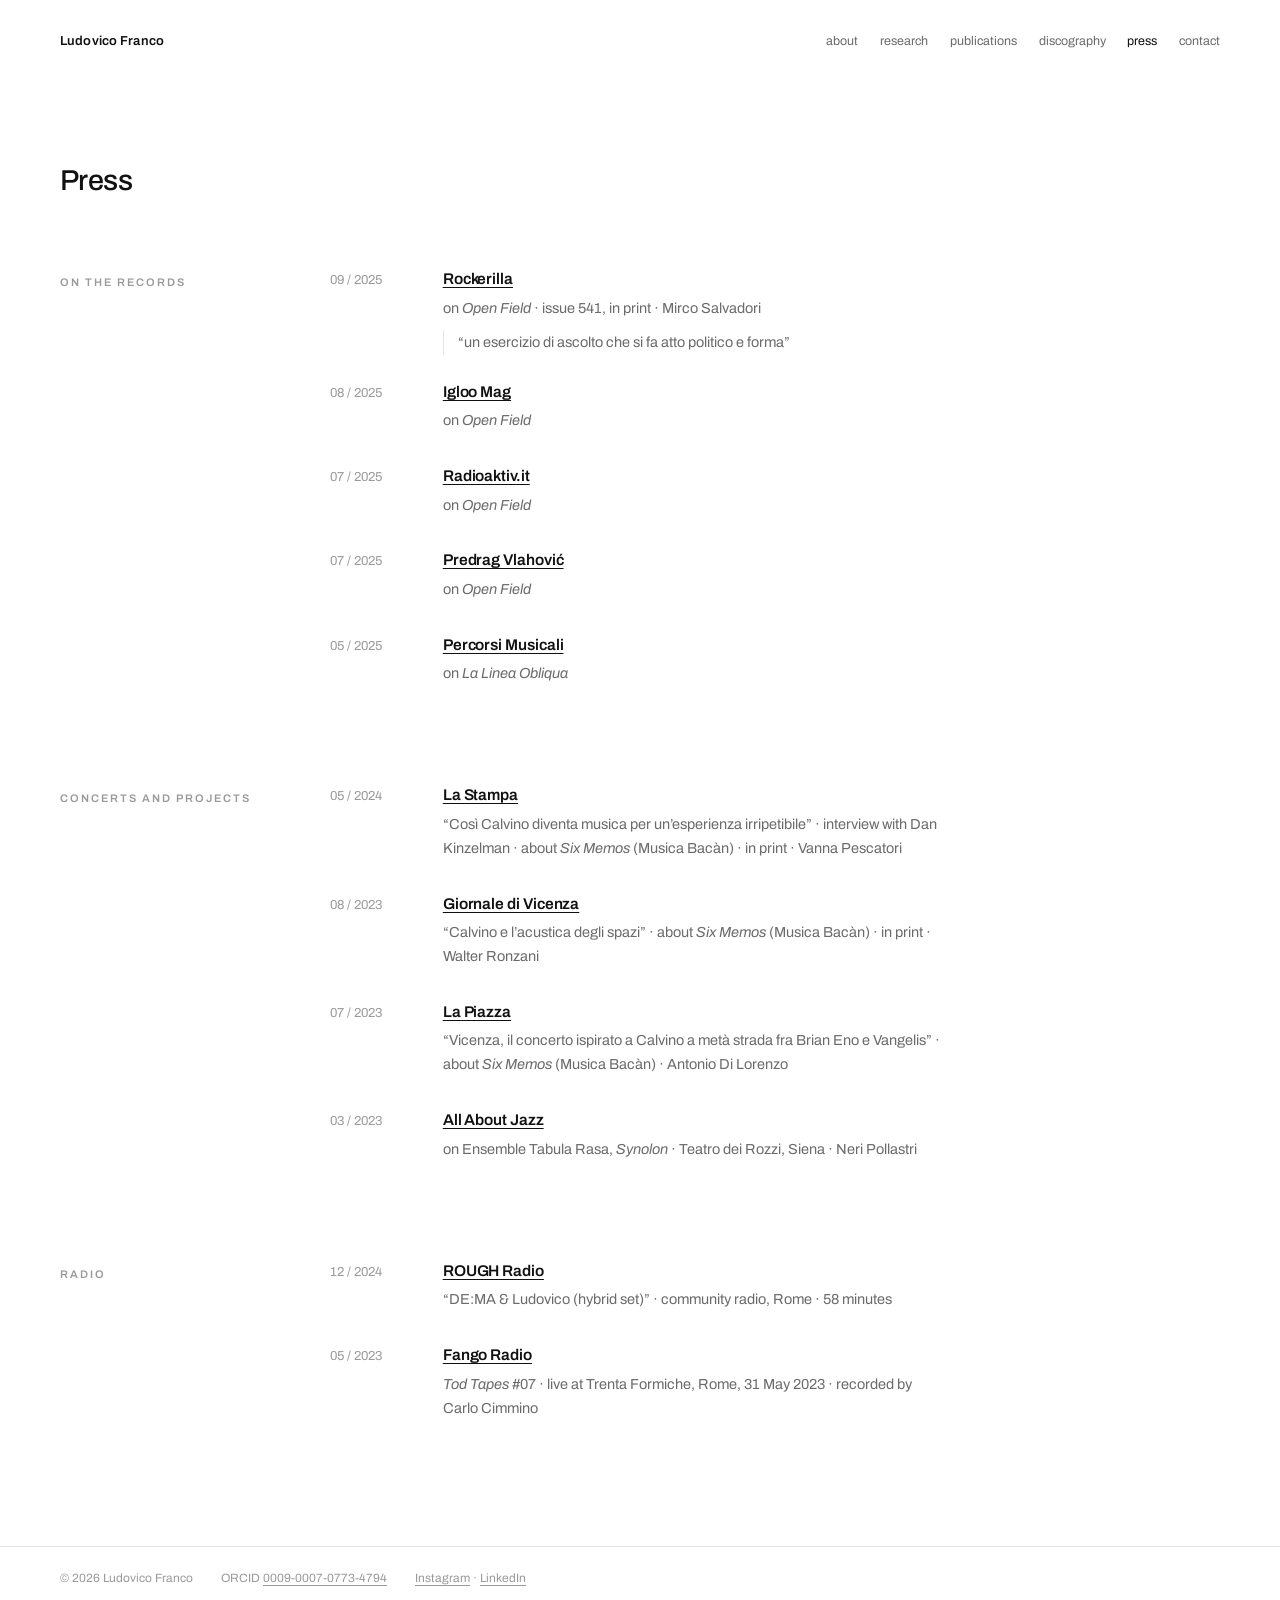
<file: discography/reviews/index.html>
<!doctype html>
<html lang="en">
<head>
<meta charset="utf-8">
<title>Moved</title>
<meta name="robots" content="noindex">
<link rel="canonical" href="https://ludovicofranco.github.io/press/">
<meta http-equiv="refresh" content="0; url=/press/">
</head>
<body>
<p>This page has moved to <a href="/press/">https://ludovicofranco.github.io/press/</a>.</p>
</body>
</html>
</file>
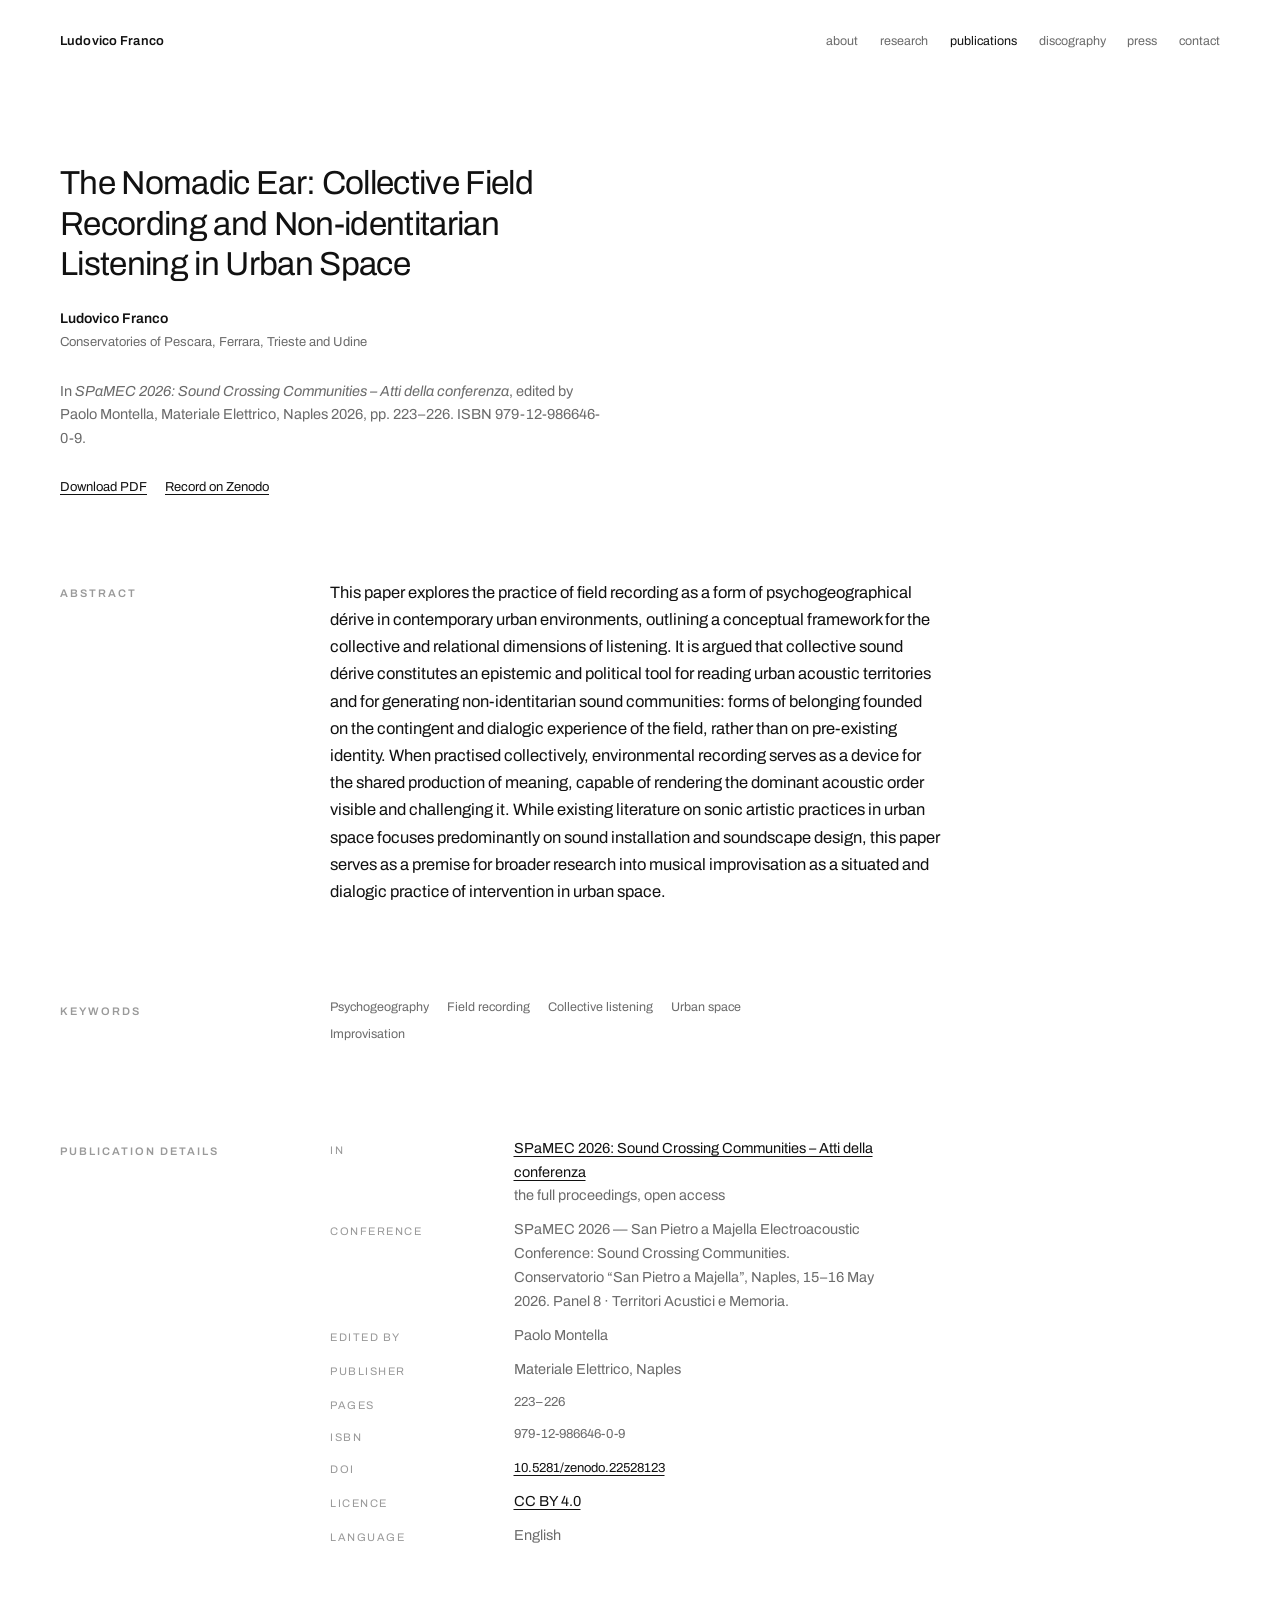
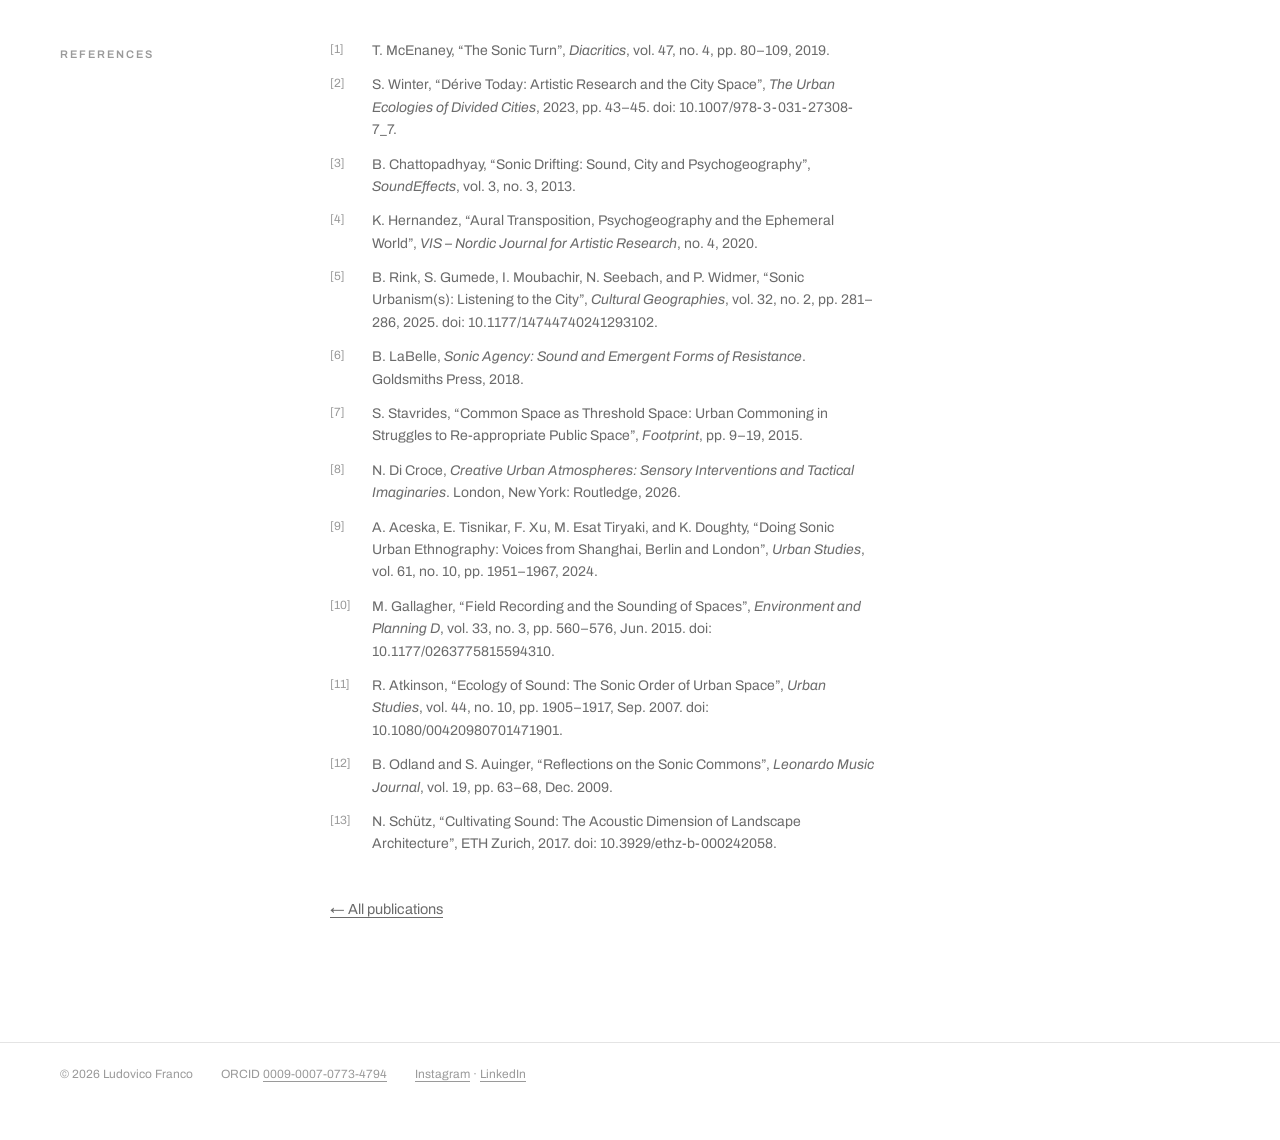
<file: publications/nomadic-ear/index.html>
<!doctype html>
<html lang="en">
<head>
<meta charset="utf-8">
<meta name="viewport" content="width=device-width, initial-scale=1">
<title>The Nomadic Ear: Collective Field Recording and Non-identitarian Listening in Urban Space · Ludovico Franco</title>
<meta name="description" content="Conference paper by Ludovico Franco on collective field recording, psychogeographical dérive and non-identitarian listening in urban space.">
<link rel="canonical" href="https://ludovicofranco.github.io/publications/nomadic-ear/">
<meta property="og:site_name" content="Ludovico Franco">
<meta property="og:type" content="website">
<meta property="og:title" content="The Nomadic Ear: Collective Field Recording and Non-identitarian Listening in Urban Space · Ludovico Franco">
<meta property="og:description" content="Conference paper by Ludovico Franco on collective field recording, psychogeographical dérive and non-identitarian listening in urban space.">
<meta property="og:url" content="https://ludovicofranco.github.io/publications/nomadic-ear/">
<!-- GOOGLE SCHOLAR CITATION TAGS — do not rename the fields.
     The addresses point at https://ludovicofranco.github.io ; if you ever move
     the site to your own domain, update them here and in the canonical link. -->
<meta name="citation_title" content="The Nomadic Ear: Collective Field Recording and Non-identitarian Listening in Urban Space">
<meta name="citation_author" content="Franco, Ludovico">
<meta name="citation_author_institution" content="Conservatorio di Musica Luisa D'Annunzio, Pescara">
<meta name="citation_publication_date" content="2026/05/20">
<meta name="citation_inbook_title" content="SPaMEC 2026: Sound Crossing Communities – Atti della conferenza">
<meta name="citation_publisher" content="Materiale Elettrico">
<meta name="citation_isbn" content="979-12-986646-0-9">
<meta name="citation_firstpage" content="223">
<meta name="citation_lastpage" content="226">
<meta name="citation_doi" content="10.5281/zenodo.22528123">
<meta name="citation_language" content="en">
<meta name="citation_pdf_url" content="https://ludovicofranco.github.io/papers/nomadic-ear-2026.pdf">
<link rel="icon" href="/favicon.svg" type="image/svg+xml">
<link rel="preconnect" href="https://fonts.googleapis.com">
<link rel="preconnect" href="https://fonts.gstatic.com" crossorigin>
<link rel="stylesheet" href="https://fonts.googleapis.com/css2?family=Archivo:wght@400;500;600&display=swap">
<link rel="stylesheet" href="/style.css?v=11">
</head>
<body>
<a class="skip" href="#main">Skip to content</a>

<header class="bar">
  <div class="wrap">
    <a class="name" href="/">Ludovico Franco</a>
    <nav aria-label="Main">
      <a href="/about/">about</a>
      <a href="/research/">research</a>
      <a href="/publications/" aria-current="page">publications</a>
      <a href="/discography/">discography</a>
      <a href="/press/">press</a>
      <a href="/contact/">contact</a>
    </nav>
  </div>
</header>

<main id="main">
  <div class="wrap">
    <div class="col paper">
      <h1>The Nomadic Ear: Collective Field Recording and Non-identitarian Listening in Urban Space</h1>
      <p class="byline">Ludovico Franco</p>
      <p class="affil">Conservatories of Pescara, Ferrara, Trieste and Udine</p>
      <p class="cite">In <em>SPaMEC 2026: Sound Crossing Communities – Atti della conferenza</em>,
      edited by Paolo Montella, Materiale Elettrico, Naples 2026, pp.&nbsp;223–226.
      ISBN 979-12-986646-0-9.</p>
      <p class="actions">
        <a href="/papers/nomadic-ear-2026.pdf">Download PDF</a>
        <a href="https://doi.org/10.5281/zenodo.22528123">Record on Zenodo</a>
      </p>
    </div>

    <section style="margin-top:80px">
      <h2>Abstract</h2>
      <div class="col">
        <p>This paper explores the practice of field recording as a form of psychogeographical dérive
        in contemporary urban environments, outlining a conceptual framework for the collective and
        relational dimensions of listening. It is argued that collective sound dérive constitutes an
        epistemic and political tool for reading urban acoustic territories and for generating
        non-identitarian sound communities: forms of belonging founded on the contingent and dialogic
        experience of the field, rather than on pre-existing identity. When practised collectively,
        environmental recording serves as a device for the shared production of meaning, capable of
        rendering the dominant acoustic order visible and challenging it. While existing literature on
        sonic artistic practices in urban space focuses predominantly on sound installation and
        soundscape design, this paper serves as a premise for broader research into musical
        improvisation as a situated and dialogic practice of intervention in urban space.</p>
      </div>
    </section>

    <section>
      <h2>Keywords</h2>
      <ul class="kw col">
        <li>Psychogeography</li><li>Field recording</li><li>Collective listening</li>
        <li>Urban space</li><li>Improvisation</li>
      </ul>
    </section>

    <section>
      <h2>Publication details</h2>
      <dl class="facts col">
        <dt>In</dt><dd><a href="https://doi.org/10.5281/zenodo.22704534">SPaMEC 2026: Sound Crossing Communities – Atti della conferenza</a><br><span class="small">the full proceedings, open access</span></dd>
        <dt>Conference</dt><dd>SPaMEC 2026 — San Pietro a Majella Electroacoustic Conference:
          Sound Crossing Communities. Conservatorio “San Pietro a Majella”, Naples,
          15–16 May 2026. Panel 8 · Territori Acustici e Memoria.</dd>
        <dt>Edited by</dt><dd>Paolo Montella</dd>
        <dt>Publisher</dt><dd>Materiale Elettrico, Naples</dd>
        <dt>Pages</dt><dd class="mono">223–226</dd>
        <dt>ISBN</dt><dd class="mono">979-12-986646-0-9</dd>
        <dt>DOI</dt><dd><a class="mono" href="https://doi.org/10.5281/zenodo.22528123">10.5281/zenodo.22528123</a></dd>
        <dt>Licence</dt><dd><a href="https://creativecommons.org/licenses/by/4.0/">CC BY 4.0</a></dd>
        <dt>Language</dt><dd>English</dd>
      </dl>
    </section>

    <section>
      <h2>References</h2>
      <ol class="refs col">
        <li>T. McEnaney, “The Sonic Turn”, <em>Diacritics</em>, vol. 47, no. 4, pp. 80–109, 2019.</li>
        <li>S. Winter, “Dérive Today: Artistic Research and the City Space”, <em>The Urban Ecologies of Divided Cities</em>, 2023, pp. 43–45. doi: 10.1007/978-3-031-27308-7_7.</li>
        <li>B. Chattopadhyay, “Sonic Drifting: Sound, City and Psychogeography”, <em>SoundEffects</em>, vol. 3, no. 3, 2013.</li>
        <li>K. Hernandez, “Aural Transposition, Psychogeography and the Ephemeral World”, <em>VIS – Nordic Journal for Artistic Research</em>, no. 4, 2020.</li>
        <li>B. Rink, S. Gumede, I. Moubachir, N. Seebach, and P. Widmer, “Sonic Urbanism(s): Listening to the City”, <em>Cultural Geographies</em>, vol. 32, no. 2, pp. 281–286, 2025. doi: 10.1177/14744740241293102.</li>
        <li>B. LaBelle, <em>Sonic Agency: Sound and Emergent Forms of Resistance</em>. Goldsmiths Press, 2018.</li>
        <li>S. Stavrides, “Common Space as Threshold Space: Urban Commoning in Struggles to Re-appropriate Public Space”, <em>Footprint</em>, pp. 9–19, 2015.</li>
        <li>N. Di Croce, <em>Creative Urban Atmospheres: Sensory Interventions and Tactical Imaginaries</em>. London, New York: Routledge, 2026.</li>
        <li>A. Aceska, E. Tisnikar, F. Xu, M. Esat Tiryaki, and K. Doughty, “Doing Sonic Urban Ethnography: Voices from Shanghai, Berlin and London”, <em>Urban Studies</em>, vol. 61, no. 10, pp. 1951–1967, 2024.</li>
        <li>M. Gallagher, “Field Recording and the Sounding of Spaces”, <em>Environment and Planning D</em>, vol. 33, no. 3, pp. 560–576, Jun. 2015. doi: 10.1177/0263775815594310.</li>
        <li>R. Atkinson, “Ecology of Sound: The Sonic Order of Urban Space”, <em>Urban Studies</em>, vol. 44, no. 10, pp. 1905–1917, Sep. 2007. doi: 10.1080/00420980701471901.</li>
        <li>B. Odland and S. Auinger, “Reflections on the Sonic Commons”, <em>Leonardo Music Journal</em>, vol. 19, pp. 63–68, Dec. 2009.</li>
        <li>N. Schütz, “Cultivating Sound: The Acoustic Dimension of Landscape Architecture”, ETH Zurich, 2017. doi: 10.3929/ethz-b-000242058.</li>
      </ol>
      <p class="small col" style="margin-top:30px"><a href="/publications/">← All publications</a></p>
    </section>
  </div>
</main>

<footer>
  <div class="wrap">
    <span>© <span id="y">2026</span> Ludovico Franco</span>
    <span>ORCID <a href="https://orcid.org/0009-0007-0773-4794">0009-0007-0773-4794</a></span>
    <span><a href="https://www.instagram.com/ludovicofranco_/" target="_blank" rel="noopener me">Instagram</a> · <a href="https://www.linkedin.com/in/ludovico-franco-a602a33b0/" target="_blank" rel="noopener me">LinkedIn</a></span>
  </div>
</footer>

<script src="/site.js"></script>
</body>
</html>
</file>
<file: style.css>
/* Ludovico Franco — single stylesheet.
   Hand-written, no framework. Everything you might want to change
   (colours, type, measure) lives in the :root block below. */

:root{
  --paper:  #FFFFFF;
  --ink:    #111111;
  --muted:  #6B6B6B;
  --faint:  #9A9A9A;
  --hair:   #E4E4E4;

  /* Un solo carattere per tutto il sito, sopra e sotto.
     Per rimettere un serif nel testo lungo, basta cambiare --serif. */
  --font:  Archivo, "Helvetica Neue", Arial, sans-serif;
  --serif: var(--font);
  --sans:  var(--font);
  --mono:  var(--font);

  --measure: 68ch;
}
/* Il sito è chiaro sempre, anche per chi ha il sistema in modalità scura.
   Per riattivare il tema scuro automatico, incolla questo blocco qui sotto:

   @media (prefers-color-scheme: dark){
     :root{ --paper:#0B0B0B; --ink:#ECECEC; --muted:#9A9A9A;
            --faint:#6E6E6E; --hair:#262626; }
   }
*/
:root{ color-scheme: light; }

*,*::before,*::after{ box-sizing:border-box; }
html{ -webkit-text-size-adjust:100%; }
@media (prefers-reduced-motion: reduce){ *{ transition:none !important; animation:none !important; } }

body{
  margin:0;
  background:var(--paper);
  color:var(--ink);
  font-family:var(--serif);
  font-size:16.5px;
  line-height:1.65;
  font-weight:400;
  -webkit-font-smoothing:antialiased;
}
img{ max-width:100%; height:auto; }

a{ color:inherit; text-decoration:underline; text-decoration-thickness:.5px; text-underline-offset:3px; }
a:hover{ text-decoration-thickness:1.5px; }
:focus-visible{ outline:1.5px solid var(--ink); outline-offset:3px; }

.skip{ position:absolute; left:-9999px; }
.skip:focus{ left:12px; top:12px; background:var(--paper); padding:8px 12px; border:1px solid var(--hair); z-index:10; }

/* ---------- frame ---------- */
.wrap{ max-width:1400px; margin:0 auto; padding:0 60px; }
.col{ max-width:var(--measure); }

/* Su schermo largo le sezioni diventano due colonne: etichetta a sinistra,
   contenuto a destra. Sotto i 980px tornano incolonnate. */
@media (min-width:900px){
  section{ display:grid; grid-template-columns:210px minmax(0,1fr); gap:0 60px; }
  section > h2{ grid-column:1; grid-row:1; margin:0; padding-top:5px; }
  section > *:not(h2){ grid-column:2; }

  /* Stessa cosa per il blocco d'apertura di ogni pagina: titolo a sinistra,
     testo introduttivo a destra. */
  main .wrap > .col:first-child:not(.paper){
    display:grid; grid-template-columns:minmax(0,1fr) minmax(0,1fr);
    gap:0 60px; max-width:none; align-items:start;
  }
  main .wrap > .col:first-child:not(.paper) > h1{ grid-column:1; grid-row:1; margin:0; max-width:14ch; }
  main .wrap > .col:first-child:not(.paper) > *:not(h1){ grid-column:2; }
}

.bar{ padding:26px 0 0; }
.bar .wrap{ display:flex; align-items:baseline; gap:24px 32px; flex-wrap:wrap; }
.name{
  font-family:var(--sans); font-size:13px; font-weight:600;
  letter-spacing:.01em; text-decoration:none;
}
.name:hover{ text-decoration:underline; text-underline-offset:4px; }
.bar nav{ margin-left:auto; text-align:right; }
.bar nav a{
  font-family:var(--sans); font-size:12.5px; font-weight:400;
  color:var(--muted); text-decoration:none;
}
/* le voci del menu sono separate solo dallo spazio */
.bar nav a + a{ margin-left:1.5em; }
.bar nav a:hover{ color:var(--ink); text-decoration:underline; text-underline-offset:4px; }
.bar nav a[aria-current="page"]{ color:var(--ink); }

main{ padding:110px 0 0; }
@media (max-width:640px){ main{ padding:56px 0 0; } .wrap{ padding:0 24px; } }

/* ---------- type ---------- */
h1{
  font-family:var(--font); font-weight:500;
  font-size:1.8rem; line-height:1.22; letter-spacing:-.02em;
  margin:0 0 34px; text-wrap:balance; max-width:24ch;
}
h1.big{ font-size:clamp(2.2rem, 4vw, 3.1rem); max-width:11ch; line-height:1.06; letter-spacing:-.03em; }
h2{
  font-family:var(--sans); font-weight:600; font-size:11px;
  letter-spacing:.18em; text-transform:uppercase; color:var(--faint);
  margin:0 0 18px;
}
h3{
  font-family:var(--font); font-weight:600; font-size:.97rem;
  line-height:1.45; letter-spacing:-.005em; margin:0 0 6px;
}
p{ margin:0 0 1.3em; }
p:last-child{ margin-bottom:0; }
.small{ font-size:14.5px; color:var(--muted); }
.mono{ font-family:var(--mono); font-size:13px; }

section{ margin:0 0 92px; }
/* aria fra il blocco d'apertura e la prima sezione */
main .wrap > .col:first-child + section{ margin-top:84px; }
section:last-of-type{ margin-bottom:0; }
hr{ border:none; border-top:1px solid var(--hair); margin:0 0 40px; }

/* ---------- lists ---------- */
ul.plain{ list-style:none; margin:0; padding:0; }
ul.plain > li{ padding:0 0 26px; }
ul.plain > li:last-child{ padding-bottom:0; }

.row{ display:grid; grid-template-columns:5.5em 1fr; gap:0 22px; align-items:baseline; }
.row .yr{ font-family:var(--font); font-size:13px; color:var(--faint); }
@media (max-width:640px){
  .row{ grid-template-columns:1fr; }
  .row .yr{ margin-bottom:2px; display:block; }
}

.entry .where{ color:var(--muted); font-size:14.5px; margin:4px 0 6px; }
.entry .links{ display:flex; flex-wrap:wrap; gap:4px 16px; font-family:var(--sans); font-size:12.5px; }
.entry .links a{ color:var(--muted); }
.entry .links a:hover{ color:var(--ink); }

/* ---------- key/value ---------- */
dl.facts{ display:grid; grid-template-columns:11em 1fr; gap:10px 24px; margin:0; font-size:14.5px; }
dl.facts dt{ font-family:var(--sans); font-size:11px; letter-spacing:.14em; text-transform:uppercase; color:var(--faint); padding-top:4px; }
dl.facts dd{ margin:0; color:var(--muted); }
dl.facts dd a{ color:var(--ink); }
@media (max-width:640px){
  dl.facts{ grid-template-columns:1fr; gap:2px; }
  dl.facts dt{ margin-top:16px; }
}

/* ---------- bios ---------- */
.bio{ padding:0 0 30px; }
.bio-head{ display:flex; align-items:baseline; gap:14px; margin:0 0 8px; }
.bio-head span{
  font-family:var(--sans); font-size:11px; letter-spacing:.14em;
  text-transform:uppercase; color:var(--faint);
}
.copy-btn{
  font-family:var(--sans); font-size:11px; letter-spacing:.04em;
  background:none; border:none; padding:0; cursor:pointer;
  color:var(--faint); text-decoration:underline; text-underline-offset:3px;
}
.copy-btn:hover{ color:var(--ink); }

/* ---------- paper page ---------- */
.paper{ max-width:none; }
.paper h1{
  font-size:clamp(1.7rem, 2.6vw, 2.3rem); font-weight:400; line-height:1.22;
  max-width:26ch; margin:0 0 22px;
}
.paper > *:not(h1){ max-width:var(--measure); }
.byline{ font-family:var(--sans); font-size:14px; font-weight:600; margin:0 0 2px; }
.affil{ font-family:var(--sans); font-size:13px; color:var(--muted); margin:0 0 26px; }
.cite{ color:var(--muted); font-size:14.5px; margin:0 0 26px; max-width:58ch; }
.actions{ display:flex; flex-wrap:wrap; gap:18px; font-family:var(--sans); font-size:13px; }

ol.refs{ margin:0; padding:0; list-style:none; counter-reset:r; font-size:14px; color:var(--muted); }
ol.refs li{ counter-increment:r; position:relative; padding:0 0 12px 3em; line-height:1.6; }
ol.refs li::before{
  content:"[" counter(r) "]"; position:absolute; left:0; top:0;
  font-family:var(--font); font-size:12px; color:var(--faint);
}
.kw{ list-style:none; margin:0; padding:0; display:flex; flex-wrap:wrap; gap:6px 18px;
     font-family:var(--sans); font-size:12.5px; color:var(--muted); }

/* ---------- footer ---------- */
footer{ margin:120px 0 0; padding:22px 0 56px; border-top:1px solid var(--hair); }
footer .wrap{ display:flex; flex-wrap:wrap; gap:6px 28px; }
footer, footer a{ font-family:var(--sans); font-size:12px; color:var(--faint); }

/* ---------- immagini ---------- */
figure{ margin:0; }
figure img{ display:block; width:100%; height:auto; }
figcaption{
  font-family:var(--font); font-size:12px; color:var(--faint);
  margin-top:10px; line-height:1.5;
}

/* foto nella colonna di sinistra, sotto il titolo: About e Research */
.side-figure{ margin:30px 0 0; max-width:340px; }
@media (min-width:900px){
  main .wrap > .col:first-child:not(.paper) > .side-figure{
    grid-column:1; grid-row:2; margin:38px 0 0;
  }
  /* Titolo in alto su tutta la larghezza, poi foto a sinistra
     e testo a destra, allineati in cima. */
  main .wrap > .col:first-child:not(.paper).with-side-figure{
    grid-template-columns:minmax(0,340px) minmax(0,1fr);
  }
  main .wrap > .col:first-child:not(.paper).with-side-figure > h1{
    grid-column:1 / -1; grid-row:1; max-width:none;
  }
  main .wrap > .col:first-child:not(.paper).with-side-figure > .side-figure{
    grid-column:1; grid-row:2; margin:30px 0 0; max-width:none;
  }
  main .wrap > .col:first-child:not(.paper).with-side-figure > .lede{
    grid-column:2; grid-row:2; margin:30px 0 0; max-width:var(--measure);
  }
  /* Variante per una foto orizzontale (Research): colonna sinistra piu' larga. */
  main .wrap > .col:first-child:not(.paper).with-side-figure.wide-figure{
    grid-template-columns:minmax(0,440px) minmax(0,1fr);
  }
}

/* Sotto i 900px la colonna d'apertura si impila e la foto finisce sopra il
   testo: serve la stessa aria che la Discography ottiene dal suo gap. */
@media (max-width:899px){
  .side-figure + .lede{ margin-top:44px; }
}

/* foto affiancata a un elenco: usata nella Discography */
.media-split{ display:grid; grid-template-columns:1fr; gap:44px 60px; align-items:start; }
@media (min-width:900px){
  .media-split{ grid-template-columns:minmax(0,400px) minmax(0,1fr); }
}
.media-split figure{ max-width:480px; }

/* ---------- home: solo l'immagine ---------- */
.visually-hidden{
  position:absolute; width:1px; height:1px; margin:-1px; padding:0;
  overflow:hidden; clip:rect(0 0 0 0); clip-path:inset(50%); white-space:nowrap; border:0;
}
.home-image{ max-width:760px; margin:0 auto; }
.home-image img{ display:block; width:100%; height:auto; }
@media (max-width:640px){ .home-image{ max-width:none; } }

/* titolo alternativo / stilizzato accanto a un titolo di disco */
.alt{ color:var(--faint); font-weight:400; margin-left:.5em; }
/* citazione da una recensione */
blockquote.pull{
  margin:10px 0 0; padding:0 0 0 14px; border-left:1px solid var(--hair);
  color:var(--muted); font-size:14.5px; max-width:56ch;
}
</file>
